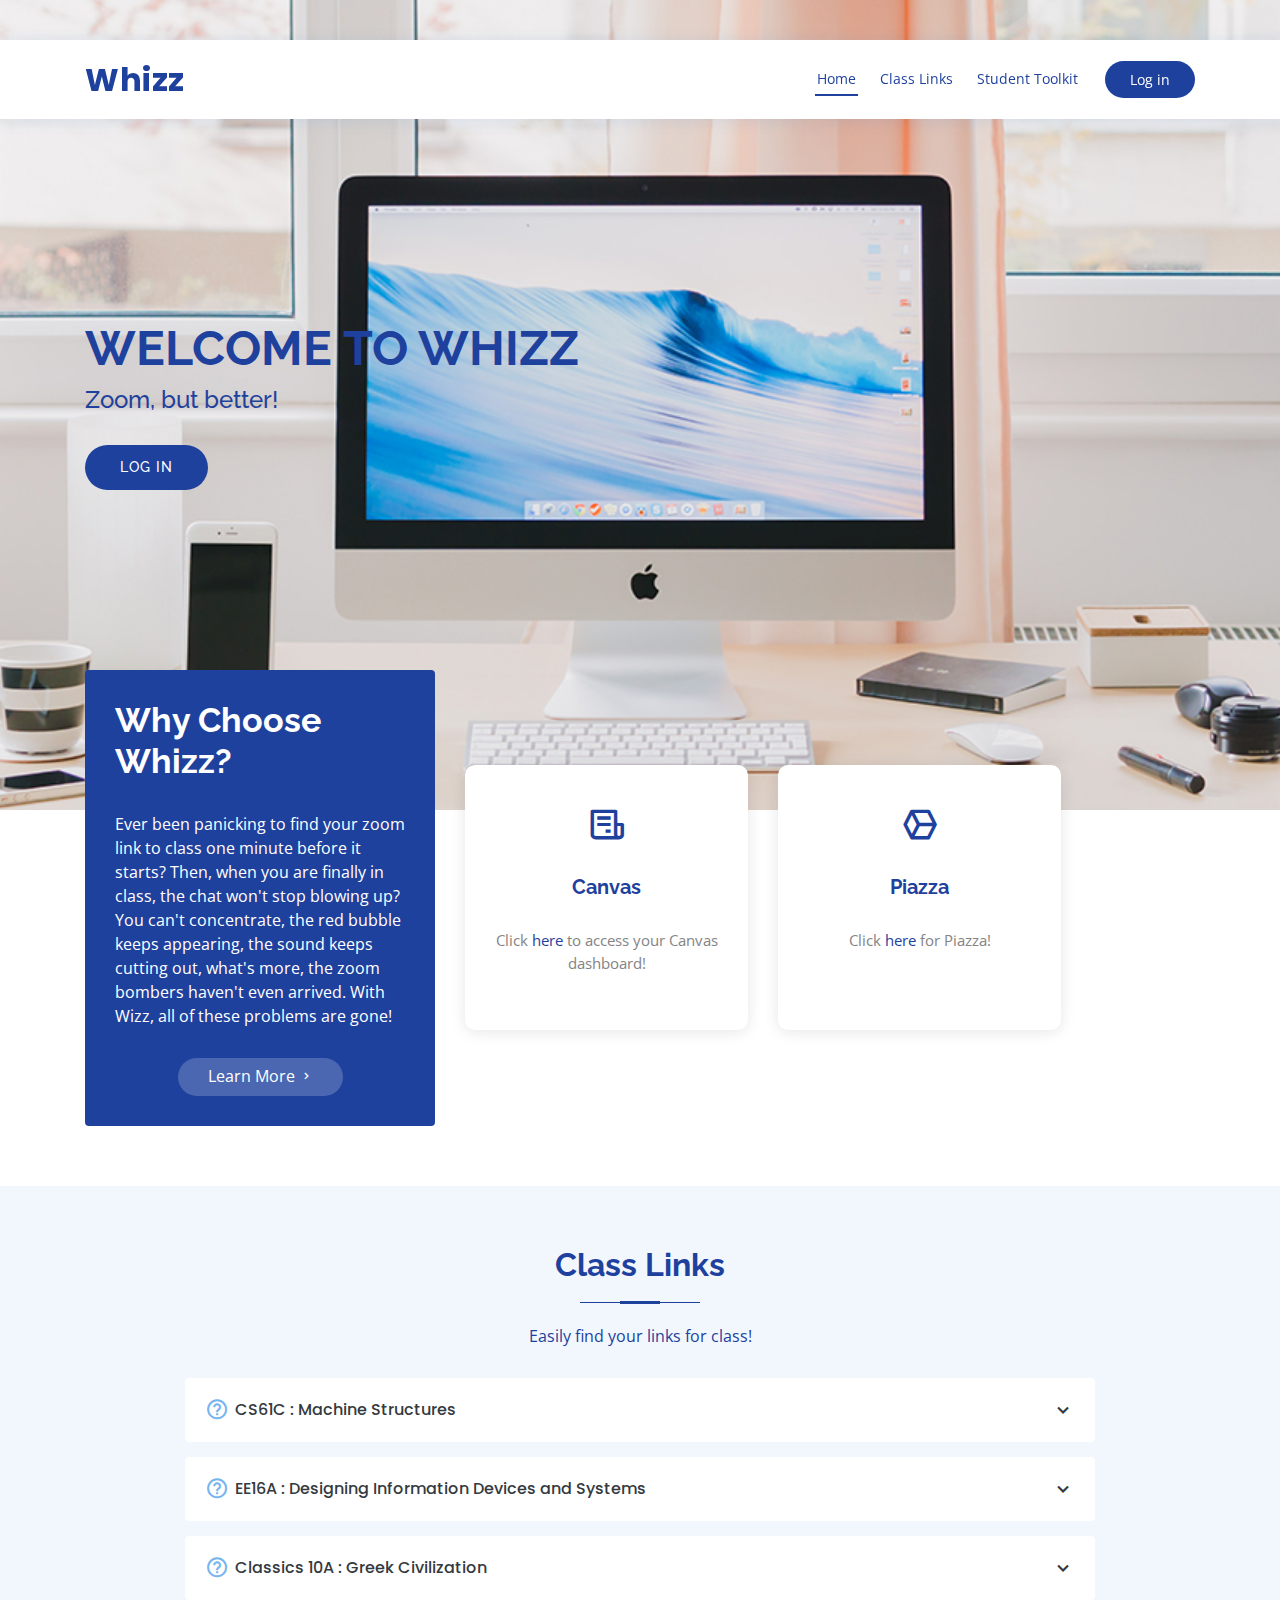
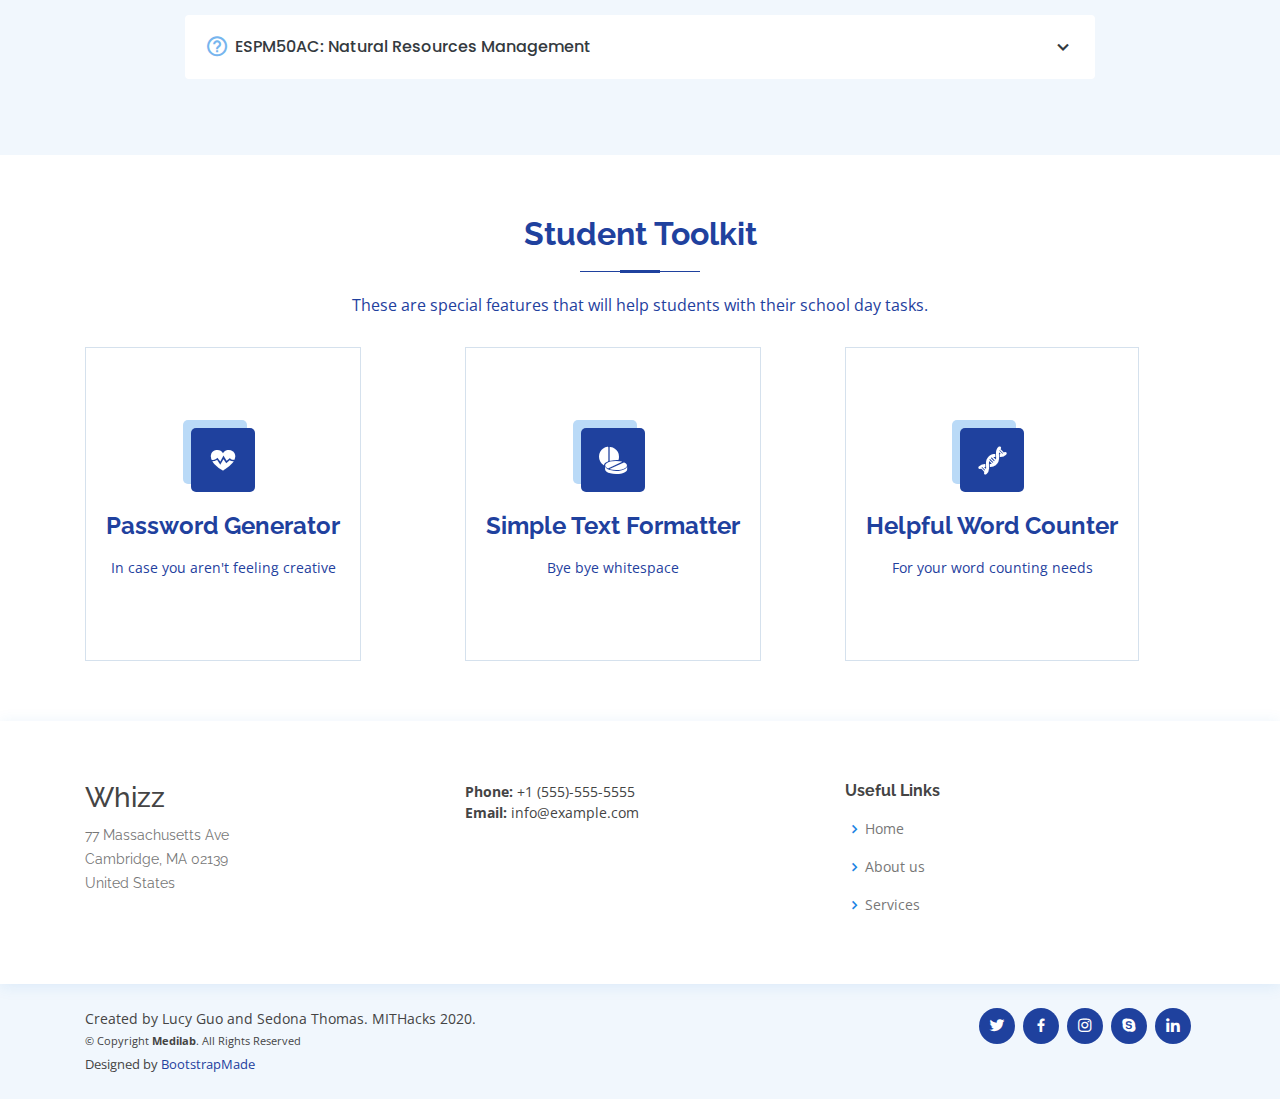
<file: index.html>
<!DOCTYPE html>
<html lang="en">

<head>
  <meta charset="utf-8">
  <meta content="width=device-width, initial-scale=1.0" name="viewport">

  <title>Whizz</title>
  <meta content="" name="descriptison">
  <meta content="" name="keywords">

  <!-- Favicons -->
  <link href="assets/img/favicon.png" rel="icon">
  <link href="assets/img/apple-touch-icon.png" rel="apple-touch-icon">

  <!-- Google Fonts -->
  <link href="https://fonts.googleapis.com/css?family=Open+Sans:300,300i,400,400i,600,600i,700,700i|Raleway:300,300i,400,400i,500,500i,600,600i,700,700i|Poppins:300,300i,400,400i,500,500i,600,600i,700,700i" rel="stylesheet">

  <!-- Vendor CSS Files -->
  <link href="assets/vendor/bootstrap/css/bootstrap.min.css" rel="stylesheet">
  <link href="assets/vendor/icofont/icofont.min.css" rel="stylesheet">
  <link href="assets/vendor/boxicons/css/boxicons.min.css" rel="stylesheet">
  <link href="assets/vendor/venobox/venobox.css" rel="stylesheet">
  <link href="assets/vendor/animate.css/animate.min.css" rel="stylesheet">
  <link href="assets/vendor/remixicon/remixicon.css" rel="stylesheet">
  <link href="assets/vendor/owl.carousel/assets/owl.carousel.min.css" rel="stylesheet">
  <link href="assets/vendor/bootstrap-datepicker/css/bootstrap-datepicker.min.css" rel="stylesheet">

  <!-- Template Main CSS File -->
  <link href="assets/css/style.css" rel="stylesheet">

  <!-- =======================================================
  * Template Name: Medilab - v2.0.0
  * Template URL: https://bootstrapmade.com/medilab-free-medical-bootstrap-theme/
  * Author: BootstrapMade.com
  * License: https://bootstrapmade.com/license/
  ======================================================== -->
</head>

<body>

  <!-- ======= Header ======= -->
  <header id="header" class="fixed-top">
    <div class="container d-flex align-items-center">

      <h1 class="logo mr-auto"><a href="index.html">Whizz</a></h1>
      <!-- Uncomment below if you prefer to use an image logo -->
      <!-- <a href="index.html" class="logo mr-auto"><img src="assets/img/logo.png" alt="" class="img-fluid"></a>-->

      <nav class="nav-menu d-none d-lg-block">
        <ul>
          <li class="active"><a href="index.html">Home</a></li>
          <li><a href="#faq">Class Links</a></li>
          <li><a href="#services">Student Toolkit</a></li>
        </ul>
      </nav><!-- .nav-menu -->

      <a href="#appointment" class="appointment-btn scrollto">Log in</a>

    </div>
  </header><!-- End Header -->

  <!-- ======= Hero Section ======= -->
  <section id="hero" class="d-flex align-items-center">
    <div class="container">
      <h1>Welcome to Whizz</h1>
      <h2>Zoom, but better!</h2>
      <a href="#about" class="btn-get-started scrollto">Log in</a>
    </div>
  </section><!-- End Hero -->

  <main id="main">

    <!-- ======= Why Us Section ======= -->
    <section id="why-us" class="why-us">
      <div class="container">

        <div class="row">
          <div class="col-lg-4 d-flex align-items-stretch">
            <div class="content">
              <h3>Why Choose Whizz?</h3>
              <p>
                Ever been panicking to find your zoom link to class one minute before it starts? Then, when you are finally in class, the chat won't stop blowing up? You can't concentrate, the red bubble keeps appearing, the sound keeps cutting out, what's more, the zoom bombers haven't even arrived. With Wizz, all of these problems are gone!
              </p>
              <div class="text-center">
                <a href="#" class="more-btn">Learn More <i class="bx bx-chevron-right"></i></a>
              </div>
            </div>
          </div>
          <div class="col-lg-8 d-flex align-items-stretch">
            <div class="icon-boxes d-flex flex-column justify-content-center">
              <div class="row">
                <div class="col-xl-6 d-flex align-items-stretch">
                  <div class="icon-box mt-4 mt-xl-0">
                    <i class="bx bx-receipt"></i>
                    <h4>Canvas</h4>
                    <p>Click <a href="https://learn.canvas.net/login/canvas">here</a> to access your Canvas dashboard!</p>
                  </div>
                </div>
                <div class="col-xl-6 d-flex align-items-stretch">
                  <div class="icon-box mt-4 mt-xl-0">
                    <i class="bx bx-cube-alt"></i>
                    <h4>Piazza</h4>
                    <p>Click <a href="https://piazza.com">here</a> for Piazza!</p>
                  </div>
                </div>
              </div>
            </div><!-- End .content-->
          </div>
        </div>

      </div>
    </section><!-- End Why Us Section -->

    <!-- ======= Frequently Asked Questions Section ======= -->
    <section id="faq" class="faq section-bg">
      <div class="container">

        <div class="section-title">
          <h2>Class Links</h2>
          <p>Easily find your links for class!</p>
        </div>

        <div class="faq-list">
          <ul>
            <li data-aos="fade-up" data-aos-delay="100">
              <i class="bx bx-help-circle icon-help"></i> <a data-toggle="collapse" href="#faq-list-5" class="collapsed"> CS61C : Machine Structures <i class="bx bx-chevron-down icon-show"></i><i class="bx bx-chevron-up icon-close"></i></a>
              <div id="faq-list-5" class="collapse" data-parent=".faq-list">
                <p>
                  Lecture Link: <a href="https://cooklib.libnet.info/images/events/cooklib/zoom-how-use-online-classes.jpg">www.lecture.com</a>
                </p>
                <p>
                  Discussion Link: <a href="https://cooklib.libnet.info/images/events/cooklib/zoom-how-use-online-classes.jpg">www.discussion.com</a>
                </p>
              </div>
            </li>

            <li data-aos="fade-up" data-aos-delay="100">
              <i class="bx bx-help-circle icon-help"></i> <a data-toggle="collapse" href="#faq-list-2" class="collapsed"> EE16A : Designing Information Devices and Systems <i class="bx bx-chevron-down icon-show"></i><i class="bx bx-chevron-up icon-close"></i></a>
              <div id="faq-list-2" class="collapse" data-parent=".faq-list">
                <p>
                  Lecture Link: <a href="https://cooklib.libnet.info/images/events/cooklib/zoom-how-use-online-classes.jpg">www.lecture.com</a>
                </p>
                <p>
                  Discussion Link: <a href="https://cooklib.libnet.info/images/events/cooklib/zoom-how-use-online-classes.jpg">www.discussion.com</a>
                </p>
              </div>
            </li>

            <li data-aos="fade-up" data-aos-delay="200">
              <i class="bx bx-help-circle icon-help"></i> <a data-toggle="collapse" href="#faq-list-3" class="collapsed"> Classics 10A : Greek Civilization <i class="bx bx-chevron-down icon-show"></i><i class="bx bx-chevron-up icon-close"></i></a>
              <div id="faq-list-3" class="collapse" data-parent=".faq-list">
                <p>
                  Lecture Link: <a href="https://cooklib.libnet.info/images/events/cooklib/zoom-how-use-online-classes.jpg">www.lecture.com</a>
                </p>
                <p>
                  Discussion Link: <a href="https://cooklib.libnet.info/images/events/cooklib/zoom-how-use-online-classes.jpg">www.discussion.com</a>
                </p>
              </div>
            </li>

            <li data-aos="fade-up" data-aos-delay="300">
              <i class="bx bx-help-circle icon-help"></i> <a data-toggle="collapse" href="#faq-list-4" class="collapsed"> ESPM50AC: Natural Resources Management <i class="bx bx-chevron-down icon-show"></i><i class="bx bx-chevron-up icon-close"></i></a>
              <div id="faq-list-4" class="collapse" data-parent=".faq-list">
                <p>
                  Lecture Link: <a href="https://cooklib.libnet.info/images/events/cooklib/zoom-how-use-online-classes.jpg">www.lecture.com</a>
                </p>
                <p>
                  Discussion Link: <a href="https://cooklib.libnet.info/images/events/cooklib/zoom-how-use-online-classes.jpg">www.discussion.com</a>
                </p>
              </div>
            </li>
          </ul>
        </div>

      </div>
    </section><!-- End Frequently Asked Questions Section -->


    <!-- ======= Services Section ======= -->
    <section id="services" class="services">
      <div class="container">

        <div class="section-title">
          <h2>Student Toolkit</h2>
          <p>These are special features that will help students with their school day tasks. </p>
        </div>

        <div class="row">
          <div class="col-lg-4 col-md-6 d-flex align-items-stretch">
            <div class="icon-box">
              <div class="icon"><i class="icofont-heart-beat"></i></div>
              <h4><a href="localhost:5000/password_generator">Password Generator</a></h4>
              <p>In case you aren't feeling creative</p>
            </div>
          </div>

          <div class="col-lg-4 col-md-6 d-flex align-items-stretch mt-4 mt-md-0">
            <div class="icon-box">
              <div class="icon"><i class="icofont-drug"></i></div>
              <h4><a href="localhost:5000/remove_leading_and_trailing_whitespace"> Simple Text Formatter </a></h4>
              <p>Bye bye whitespace</p>
            </div>
          </div>

          <div class="col-lg-4 col-md-6 d-flex align-items-stretch mt-4 mt-lg-0">
            <div class="icon-box">
              <div class="icon"><i class="icofont-dna-alt-2"></i></div>
              <h4><a href="localhost:5000/word_counter"> Helpful Word Counter </a></h4>
              <p>For your word counting needs</p>
            </div>
          </div>
        </div>

      </div>
    </section><!-- End Services Section -->

    
    
    
    
  </main><!-- End #main -->

  <!-- ======= Footer ======= -->
  <footer id="footer">

    <div class="footer-top">
      <div class="container">
        <div class="row">

          <div class="col-lg-4 col-md-6 footer-contact">
            <h3>Whizz</h3>
            <p>
              77 Massachusetts Ave <br>
              Cambridge, MA 02139<br>
              United States <br><br>
            </p>
          </div>

          <div class="col-lg-4 col-md-6 footer-contact">
              <strong>Phone:</strong> +1 (555)-555-5555 <br>
              <strong>Email:</strong> info@example.com<br>
            </p>
          </div>

          <div class="col-lg-4 col-md-6 footer-links">
            <h4>Useful Links</h4>
            <ul>
              <li><i class="bx bx-chevron-right"></i> <a href="#">Home</a></li>
              <li><i class="bx bx-chevron-right"></i> <a href="#">About us</a></li>
              <li><i class="bx bx-chevron-right"></i> <a href="#">Services</a></li>
            </ul>
          </div>
        </div>
      </div>
    </div>

    <div class="container d-md-flex py-4">

      <div class="mr-md-auto text-center text-md-left">
        <div class="copyright">
          Created by Lucy Guo and Sedona Thomas. MITHacks 2020.
        </div>
        <div class="copyright">
          <small>&copy; Copyright <strong><span>Medilab</span></strong>. All Rights Reserved</small>
        </div>
        <div class="credits">
          <!-- All the links in the footer should remain intact. -->
          <!-- You can delete the links only if you purchased the pro version. -->
          <!-- Licensing information: https://bootstrapmade.com/license/ -->
          <!-- Purchase the pro version with working PHP/AJAX contact form: https://bootstrapmade.com/medilab-free-medical-bootstrap-theme/ -->
          Designed by <a href="https://bootstrapmade.com/">BootstrapMade</a>
        </div>
      </div>
      <div class="social-links text-center text-md-right pt-3 pt-md-0">
        <a href="#" class="twitter"><i class="bx bxl-twitter"></i></a>
        <a href="#" class="facebook"><i class="bx bxl-facebook"></i></a>
        <a href="#" class="instagram"><i class="bx bxl-instagram"></i></a>
        <a href="#" class="google-plus"><i class="bx bxl-skype"></i></a>
        <a href="#" class="linkedin"><i class="bx bxl-linkedin"></i></a>
      </div>
    </div>
  </footer><!-- End Footer -->

  <div id="preloader"></div>
  <a href="#" class="back-to-top"><i class="icofont-simple-up"></i></a>

  <!-- Vendor JS Files -->
  <script src="assets/vendor/jquery/jquery.min.js"></script>
  <script src="assets/vendor/bootstrap/js/bootstrap.bundle.min.js"></script>
  <script src="assets/vendor/jquery.easing/jquery.easing.min.js"></script>
  <script src="assets/vendor/php-email-form/validate.js"></script>
  <script src="assets/vendor/venobox/venobox.min.js"></script>
  <script src="assets/vendor/waypoints/jquery.waypoints.min.js"></script>
  <script src="assets/vendor/counterup/counterup.min.js"></script>
  <script src="assets/vendor/owl.carousel/owl.carousel.min.js"></script>
  <script src="assets/vendor/bootstrap-datepicker/js/bootstrap-datepicker.min.js"></script>

  <!-- Template Main JS File -->
  <script src="assets/js/main.js"></script>

</body>

</html>
</file>
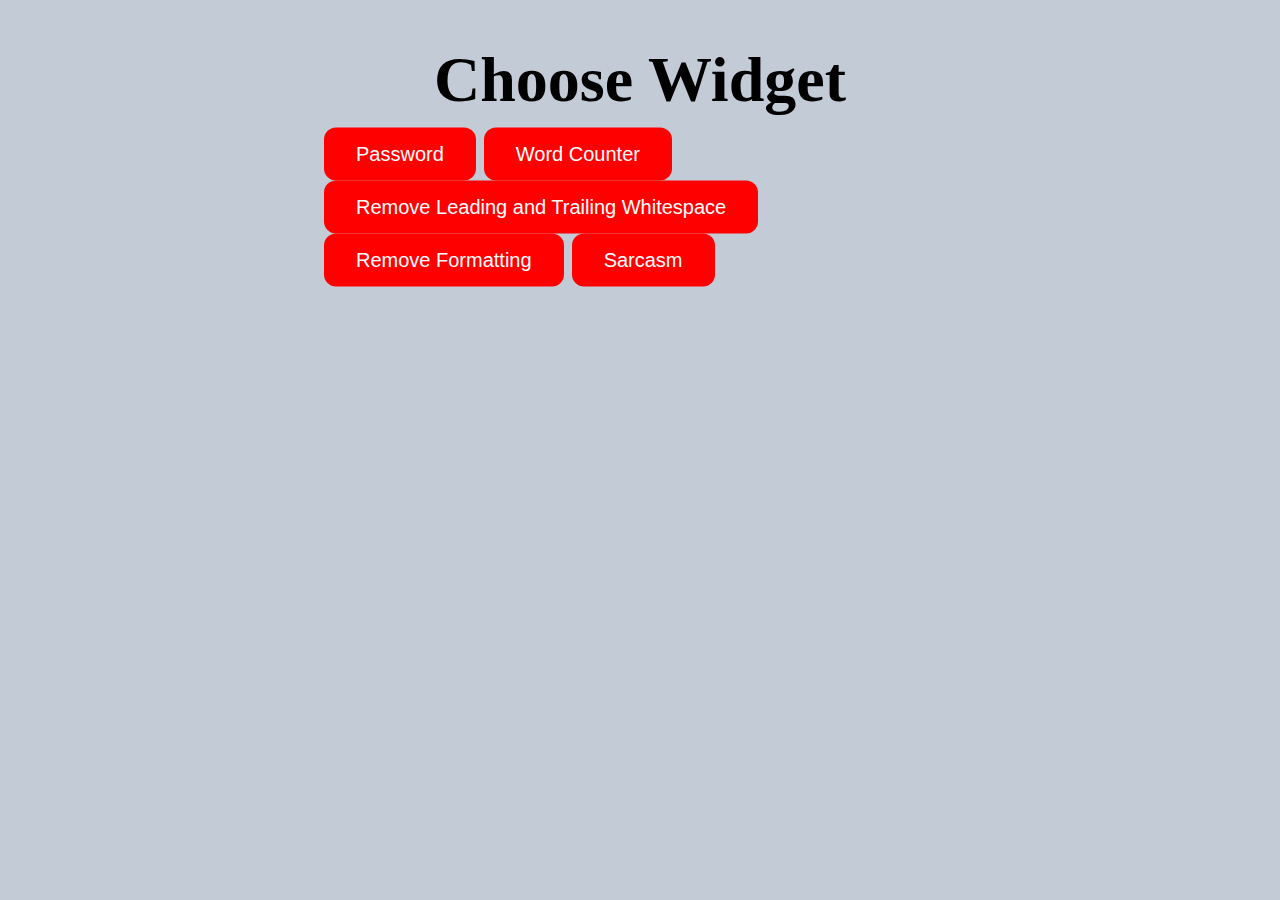
<file: StudentToolkit/index.html>
<!DOCTYPE html>
<style>
    .container {
        height: 20px;
        position: relative;
    }
    .center {
        margin: 0;
        position: absolute;
        top: 50%;
        left: 50%;
        -ms-transform: translate(-50%, -50%);
        transform: translate(-50%, -50%);
    }
    .button {
      background-color: red;
      border: none;
      color: white;
      padding: 15px 32px;
      text-align: center;
      text-decoration: none;
      display: inline-block;
      font-size: 20px;
      border-radius: 12px;
    }
</style>
<html>
    <head>
        <style>
            h1 {text-align: center;}
            p {text-align: center;}
            button {text-align: center;}
        </style>
    </head>
    <font size="6" color="black" face="TimesNewRoman">
        <title>Widgets</title>
        <h1>Choose Widget</h1><br>
        <body bgcolor="#C3CBD6">
            <div class="container">
                <div class="center">
                    <button class="button" onClick="window.location.href='localhost:5000/password_generator'">Password</button>
                    <button class="button" onClick="window.location.href='localhost:5000/word_counter'">Word Counter</button>
                    <button class="button" onClick="window.location.href='localhost:5000/remove_leading_and_trailing_whitespace'">Remove Leading and Trailing Whitespace</button>
                    <button class="button" onClick="window.location.href='localhost:5000/remove_formatting'">Remove Formatting</button>
                    <button class="button" onClick="window.location.href='localhost:5000/sarcasm'">Sarcasm</button>
                </div>
            </div>
        </body>
    </font>
</html>
</file>
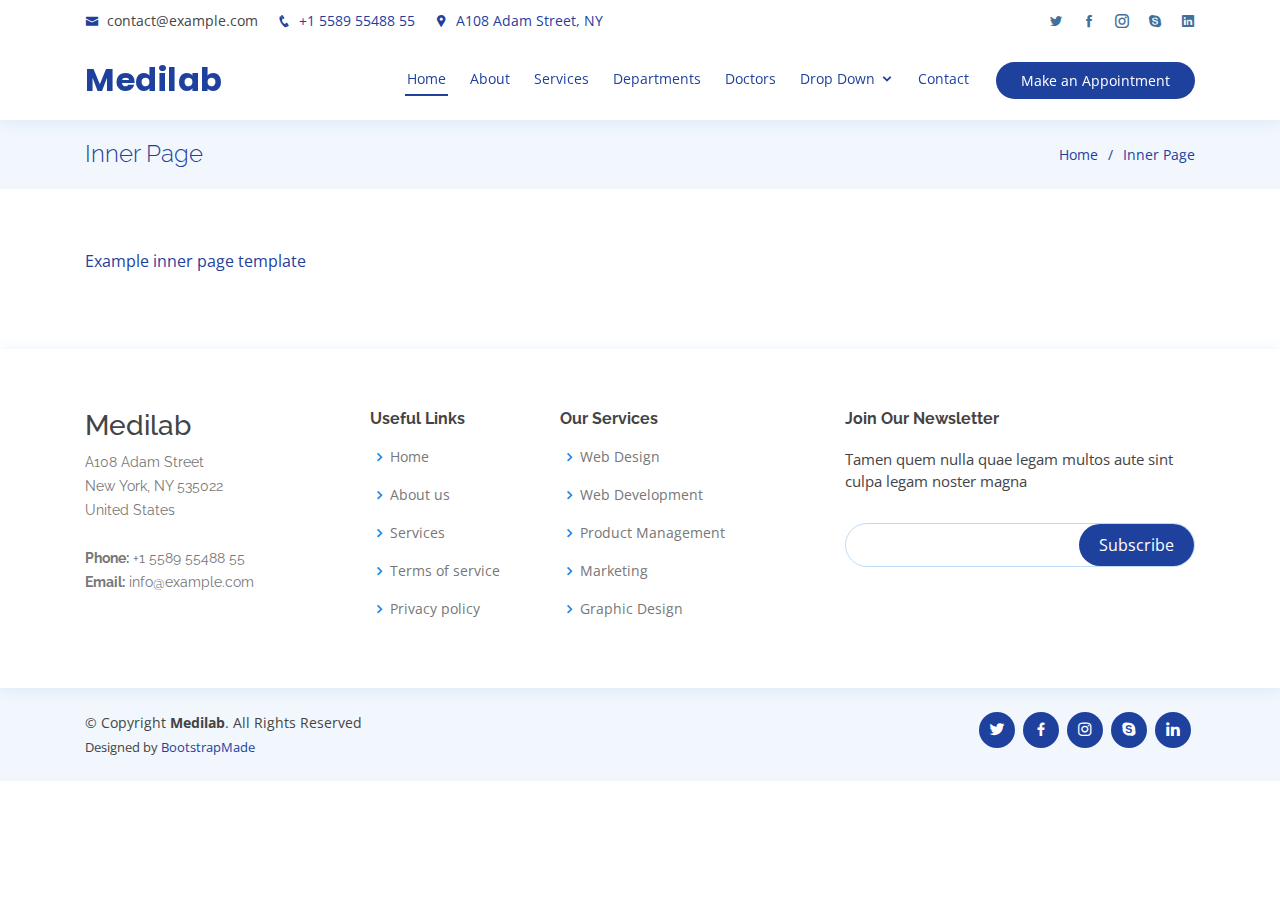
<file: inner-page.html>
<!DOCTYPE html>
<html lang="en">

<head>
  <meta charset="utf-8">
  <meta content="width=device-width, initial-scale=1.0" name="viewport">

  <title>Inner Page - Medilab Bootstrap Template</title>
  <meta content="" name="descriptison">
  <meta content="" name="keywords">

  <!-- Favicons -->
  <link href="assets/img/favicon.png" rel="icon">
  <link href="assets/img/apple-touch-icon.png" rel="apple-touch-icon">

  <!-- Google Fonts -->
  <link href="https://fonts.googleapis.com/css?family=Open+Sans:300,300i,400,400i,600,600i,700,700i|Raleway:300,300i,400,400i,500,500i,600,600i,700,700i|Poppins:300,300i,400,400i,500,500i,600,600i,700,700i" rel="stylesheet">

  <!-- Vendor CSS Files -->
  <link href="assets/vendor/bootstrap/css/bootstrap.min.css" rel="stylesheet">
  <link href="assets/vendor/icofont/icofont.min.css" rel="stylesheet">
  <link href="assets/vendor/boxicons/css/boxicons.min.css" rel="stylesheet">
  <link href="assets/vendor/venobox/venobox.css" rel="stylesheet">
  <link href="assets/vendor/animate.css/animate.min.css" rel="stylesheet">
  <link href="assets/vendor/remixicon/remixicon.css" rel="stylesheet">
  <link href="assets/vendor/owl.carousel/assets/owl.carousel.min.css" rel="stylesheet">
  <link href="assets/vendor/bootstrap-datepicker/css/bootstrap-datepicker.min.css" rel="stylesheet">

  <!-- Template Main CSS File -->
  <link href="assets/css/style.css" rel="stylesheet">

  <!-- =======================================================
  * Template Name: Medilab - v2.0.0
  * Template URL: https://bootstrapmade.com/medilab-free-medical-bootstrap-theme/
  * Author: BootstrapMade.com
  * License: https://bootstrapmade.com/license/
  ======================================================== -->
</head>

<body>

  <!-- ======= Top Bar ======= -->
  <div id="topbar" class="d-none d-lg-flex align-items-center fixed-top">
    <div class="container d-flex">
      <div class="contact-info mr-auto">
        <i class="icofont-envelope"></i> <a href="mailto:contact@example.com">contact@example.com</a>
        <i class="icofont-phone"></i> +1 5589 55488 55
        <i class="icofont-google-map"></i> A108 Adam Street, NY
      </div>
      <div class="social-links">
        <a href="#" class="twitter"><i class="icofont-twitter"></i></a>
        <a href="#" class="facebook"><i class="icofont-facebook"></i></a>
        <a href="#" class="instagram"><i class="icofont-instagram"></i></a>
        <a href="#" class="skype"><i class="icofont-skype"></i></a>
        <a href="#" class="linkedin"><i class="icofont-linkedin"></i></i></a>
      </div>
    </div>
  </div>

  <!-- ======= Header ======= -->
  <header id="header" class="fixed-top">
    <div class="container d-flex align-items-center">

      <h1 class="logo mr-auto"><a href="index.html">Medilab</a></h1>
      <!-- Uncomment below if you prefer to use an image logo -->
      <!-- <a href="index.html" class="logo mr-auto"><img src="assets/img/logo.png" alt="" class="img-fluid"></a>-->

      <nav class="nav-menu d-none d-lg-block">
        <ul>
          <li class="active"><a href="index.html">Home</a></li>
          <li><a href="#about">About</a></li>
          <li><a href="#services">Services</a></li>
          <li><a href="#departments">Departments</a></li>
          <li><a href="#doctors">Doctors</a></li>
          <li class="drop-down"><a href="">Drop Down</a>
            <ul>
              <li><a href="#">Drop Down 1</a></li>
              <li class="drop-down"><a href="#">Deep Drop Down</a>
                <ul>
                  <li><a href="#">Deep Drop Down 1</a></li>
                  <li><a href="#">Deep Drop Down 2</a></li>
                  <li><a href="#">Deep Drop Down 3</a></li>
                  <li><a href="#">Deep Drop Down 4</a></li>
                  <li><a href="#">Deep Drop Down 5</a></li>
                </ul>
              </li>
              <li><a href="#">Drop Down 2</a></li>
              <li><a href="#">Drop Down 3</a></li>
              <li><a href="#">Drop Down 4</a></li>
            </ul>
          </li>
          <li><a href="#contact">Contact</a></li>

        </ul>
      </nav><!-- .nav-menu -->

      <a href="#appointment" class="appointment-btn scrollto">Make an Appointment</a>

    </div>
  </header><!-- End Header -->

  <main id="main">

    <!-- ======= Breadcrumbs Section ======= -->
    <section class="breadcrumbs">
      <div class="container">

        <div class="d-flex justify-content-between align-items-center">
          <h2>Inner Page</h2>
          <ol>
            <li><a href="index.html">Home</a></li>
            <li>Inner Page</li>
          </ol>
        </div>

      </div>
    </section><!-- End Breadcrumbs Section -->

    <section class="inner-page">
      <div class="container">
        <p>
          Example inner page template
        </p>
      </div>
    </section>

  </main><!-- End #main -->

  <!-- ======= Footer ======= -->
  <footer id="footer">

    <div class="footer-top">
      <div class="container">
        <div class="row">

          <div class="col-lg-3 col-md-6 footer-contact">
            <h3>Medilab</h3>
            <p>
              A108 Adam Street <br>
              New York, NY 535022<br>
              United States <br><br>
              <strong>Phone:</strong> +1 5589 55488 55<br>
              <strong>Email:</strong> info@example.com<br>
            </p>
          </div>

          <div class="col-lg-2 col-md-6 footer-links">
            <h4>Useful Links</h4>
            <ul>
              <li><i class="bx bx-chevron-right"></i> <a href="#">Home</a></li>
              <li><i class="bx bx-chevron-right"></i> <a href="#">About us</a></li>
              <li><i class="bx bx-chevron-right"></i> <a href="#">Services</a></li>
              <li><i class="bx bx-chevron-right"></i> <a href="#">Terms of service</a></li>
              <li><i class="bx bx-chevron-right"></i> <a href="#">Privacy policy</a></li>
            </ul>
          </div>

          <div class="col-lg-3 col-md-6 footer-links">
            <h4>Our Services</h4>
            <ul>
              <li><i class="bx bx-chevron-right"></i> <a href="#">Web Design</a></li>
              <li><i class="bx bx-chevron-right"></i> <a href="#">Web Development</a></li>
              <li><i class="bx bx-chevron-right"></i> <a href="#">Product Management</a></li>
              <li><i class="bx bx-chevron-right"></i> <a href="#">Marketing</a></li>
              <li><i class="bx bx-chevron-right"></i> <a href="#">Graphic Design</a></li>
            </ul>
          </div>

          <div class="col-lg-4 col-md-6 footer-newsletter">
            <h4>Join Our Newsletter</h4>
            <p>Tamen quem nulla quae legam multos aute sint culpa legam noster magna</p>
            <form action="" method="post">
              <input type="email" name="email"><input type="submit" value="Subscribe">
            </form>
          </div>

        </div>
      </div>
    </div>

    <div class="container d-md-flex py-4">

      <div class="mr-md-auto text-center text-md-left">
        <div class="copyright">
          &copy; Copyright <strong><span>Medilab</span></strong>. All Rights Reserved
        </div>
        <div class="credits">
          <!-- All the links in the footer should remain intact. -->
          <!-- You can delete the links only if you purchased the pro version. -->
          <!-- Licensing information: https://bootstrapmade.com/license/ -->
          <!-- Purchase the pro version with working PHP/AJAX contact form: https://bootstrapmade.com/medilab-free-medical-bootstrap-theme/ -->
          Designed by <a href="https://bootstrapmade.com/">BootstrapMade</a>
        </div>
      </div>
      <div class="social-links text-center text-md-right pt-3 pt-md-0">
        <a href="#" class="twitter"><i class="bx bxl-twitter"></i></a>
        <a href="#" class="facebook"><i class="bx bxl-facebook"></i></a>
        <a href="#" class="instagram"><i class="bx bxl-instagram"></i></a>
        <a href="#" class="google-plus"><i class="bx bxl-skype"></i></a>
        <a href="#" class="linkedin"><i class="bx bxl-linkedin"></i></a>
      </div>
    </div>
  </footer><!-- End Footer -->

  <div id="preloader"></div>
  <a href="#" class="back-to-top"><i class="icofont-simple-up"></i></a>

  <!-- Vendor JS Files -->
  <script src="assets/vendor/jquery/jquery.min.js"></script>
  <script src="assets/vendor/bootstrap/js/bootstrap.bundle.min.js"></script>
  <script src="assets/vendor/jquery.easing/jquery.easing.min.js"></script>
  <script src="assets/vendor/php-email-form/validate.js"></script>
  <script src="assets/vendor/venobox/venobox.min.js"></script>
  <script src="assets/vendor/waypoints/jquery.waypoints.min.js"></script>
  <script src="assets/vendor/counterup/counterup.min.js"></script>
  <script src="assets/vendor/owl.carousel/owl.carousel.min.js"></script>
  <script src="assets/vendor/bootstrap-datepicker/js/bootstrap-datepicker.min.js"></script>

  <!-- Template Main JS File -->
  <script src="assets/js/main.js"></script>

</body>

</html>
</file>
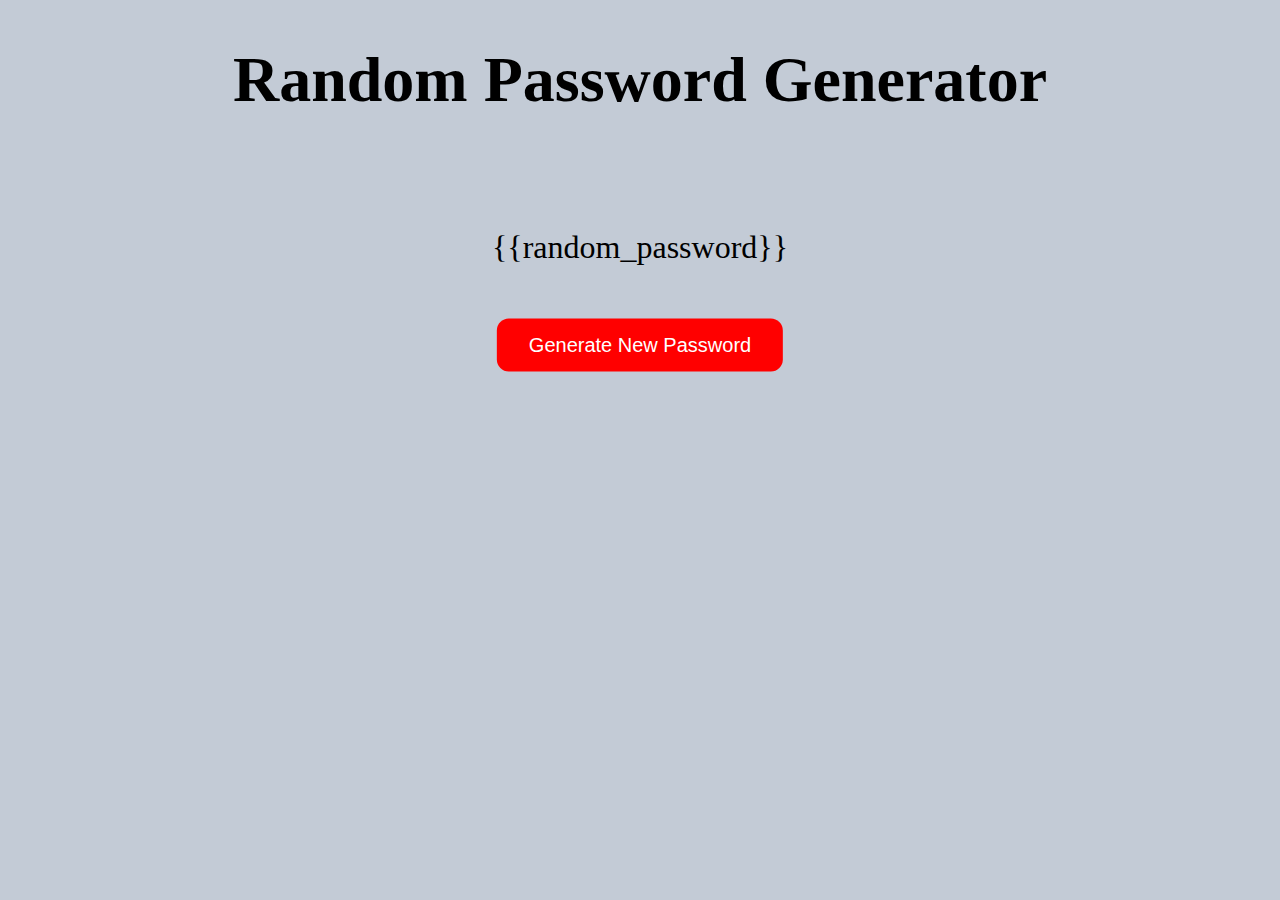
<file: StudentToolkit/my_app/templates/password.html>
<!DOCTYPE html>
<style>
    .container {
        height: 20px;
        position: relative;
    }
    .center {
        margin: 0;
        position: absolute;
        top: 50%;
        left: 50%;
        -ms-transform: translate(-50%, -50%);
        transform: translate(-50%, -50%);
    }
    .button {
      background-color: red;
      border: none;
      color: white;
      padding: 15px 32px;
      text-align: center;
      text-decoration: none;
      display: inline-block;
      font-size: 20px;
      border-radius: 12px;
    }
</style>
<html>
    <head>
        <style>
            h1 {text-align: center;}
            p {text-align: center;}
            button {text-align: center;}
        </style>
    </head>
    <font size="6" color="black" face="TimesNewRoman">
        <title>Random Password Generator</title>
        <h1>Random Password Generator</h1><br>
        <body bgcolor="#C3CBD6">
            <p>{{random_password}}</p><br>
            <div class="container">
              <div class="center">
                  <button onClick="window.location.reload();" class="button">Generate New Password</button>
              </div>
            </div>
        </body>
    </font>
</html>
</file>
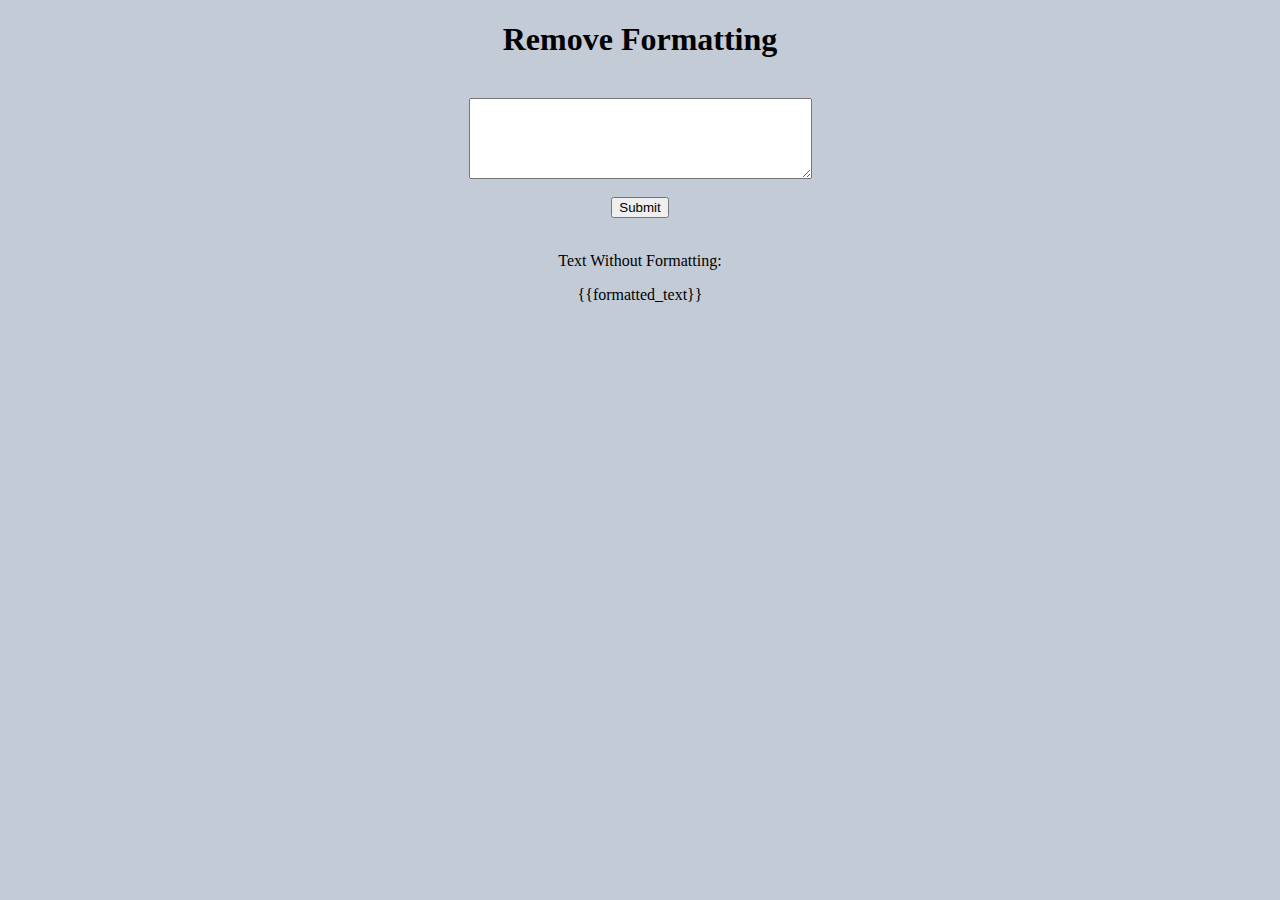
<file: StudentToolkit/my_app/templates/remove_formatting.html>
<!DOCTYPE html>
<style>
    .container {
        height: 20px;
        position: relative;
    }
    .center {
        margin: 0;
        position: absolute;
        top: 50%;
        left: 50%;
        -ms-transform: translate(-50%, -50%);
        transform: translate(-50%, -50%);
    }
    .center-block {
      display: block;
      margin-right: auto;
      margin-left: auto;
    }
</style>
<html>
    <style>
        h1 {text-align: center;}
        p {text-align: center;}
        button {text-align: center;}
    </style>
    <font size="3" color="black" face="TimesNewRoman">
        <title>Remove Formatting</title>
        <h1>Remove Formatting</h1><br>
        <form method="POST">
            <textarea name="text" cols="40" rows="5" class="center-block"></textarea>
            <br>
            <input type="submit" class="center-block">
        </form>
        <br>
        <body bgcolor="#C3CBD6">
            <p>Text Without Formatting:</p>
            <p>{{formatted_text}}</p>
        </body>
    </font>
</html>
</file>
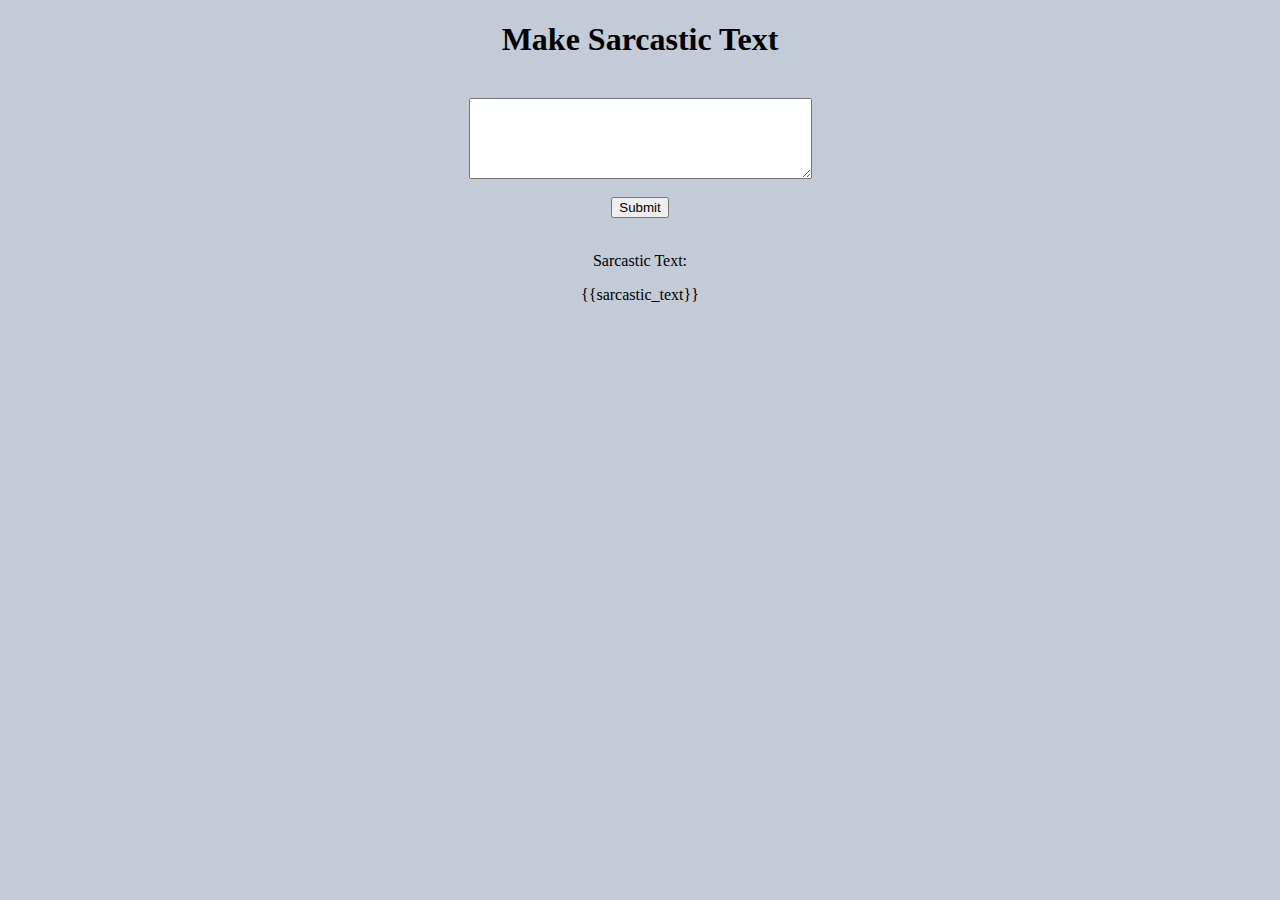
<file: StudentToolkit/my_app/templates/sarcasm.html>
<!DOCTYPE html>
<style>
    .container {
        height: 20px;
        position: relative;
    }
    .center {
        margin: 0;
        position: absolute;
        top: 50%;
        left: 50%;
        -ms-transform: translate(-50%, -50%);
        transform: translate(-50%, -50%);
    }
    .center-block {
      display: block;
      margin-right: auto;
      margin-left: auto;
    }
</style>
<html>
    <style>
        h1 {text-align: center;}
        p {text-align: center;}
        button {text-align: center;}
    </style>
    <font size="3" color="black" face="TimesNewRoman">
        <title>Sarcasm</title>
        <h1>Make Sarcastic Text</h1><br>
        <form method="POST">
            <textarea name="text" cols="40" rows="5" class="center-block"></textarea>
            <br>
            <input type="submit" class="center-block">
        </form>
        <br>
        <body bgcolor="#C3CBD6">
            <p>Sarcastic Text:</p>
            <p>{{sarcastic_text}}</p>
        </body>
    </font>
</html>
</file>
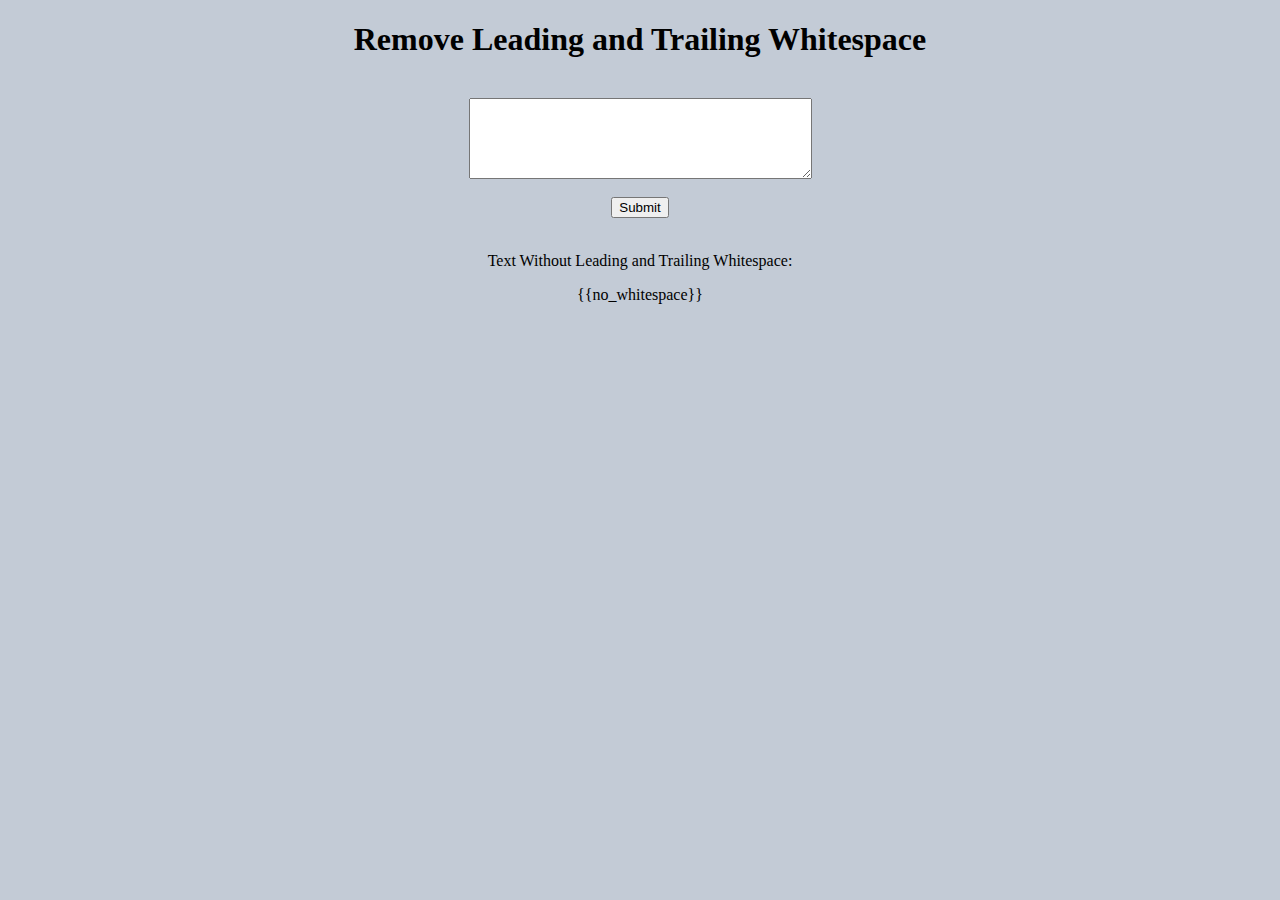
<file: StudentToolkit/my_app/templates/whitespace.html>
<!DOCTYPE html>
<style>
    .container {
        height: 20px;
        position: relative;
    }
    .center {
        margin: 0;
        position: absolute;
        top: 50%;
        left: 50%;
        -ms-transform: translate(-50%, -50%);
        transform: translate(-50%, -50%);
    }
    .center-block {
      display: block;
      margin-right: auto;
      margin-left: auto;
    }
</style>
<html>
    <style>
        h1 {text-align: center;}
        p {text-align: center;}
        button {text-align: center;}
    </style>
    <font size="3" color="black" face="TimesNewRoman">
        <title>Remove Leading and Trailing Whitespace</title>
        <h1>Remove Leading and Trailing Whitespace</h1><br>
        <form method="POST">
            <textarea name="text" cols="40" rows="5" class="center-block"></textarea>
            <br>
            <input type="submit" class="center-block">
        </form>
        <br>
        <body bgcolor="#C3CBD6">
            <p>Text Without Leading and Trailing Whitespace:</p>
            <p>{{no_whitespace}}</p>
        </body>
    </font>
</html>
</file>
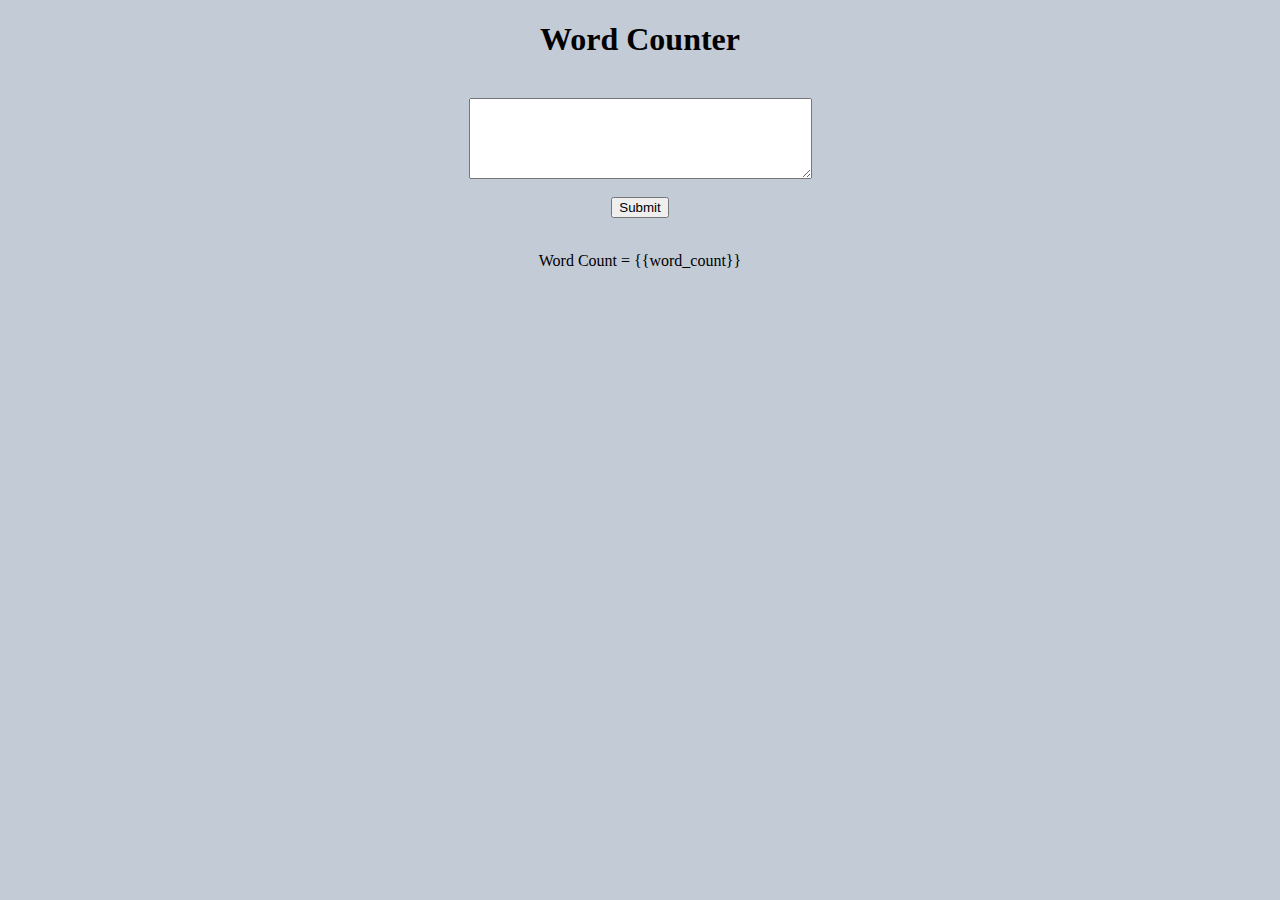
<file: StudentToolkit/my_app/templates/word_counter.html>
<!DOCTYPE html>
<style>
    .container {
        height: 20px;
        position: relative;
    }
    .center {
        margin: 0;
        position: absolute;
        top: 50%;
        left: 50%;
        -ms-transform: translate(-50%, -50%);
        transform: translate(-50%, -50%);
    }
    .center-block {
      display: block;
      margin-right: auto;
      margin-left: auto;
    }
</style>
<html>
    <style>
        h1 {text-align: center;}
        p {text-align: center;}
        button {text-align: center;}
    </style>
    <font size="3" color="black" face="TimesNewRoman">
        <title>Word Counter</title>
        <h1>Word Counter</h1><br>
        <form method="POST">
            <textarea name="text" cols="40" rows="5" class="center-block"></textarea>
            <br>
            <input type="submit" class="center-block">
        </form>
        <br>
        <body bgcolor="#C3CBD6">
            <p>Word Count = {{word_count}}</p>
        </body>
    </font>
</html>
</file>
<file: assets/vendor/venobox/venobox.css>
/* ------ venobox.css --------*/
.vbox-overlay *, .vbox-overlay *:before, .vbox-overlay *:after{
    -webkit-backface-visibility: hidden;
    -webkit-box-sizing:border-box;
    -moz-box-sizing:border-box;
    box-sizing:border-box;
}
.vbox-overlay * { 
    -webkit-backface-visibility: visible;
    backface-visibility: visible;
}
.vbox-overlay{
    display: -webkit-flex;
    display: flex;
    -webkit-flex-direction: column;
    flex-direction: column;
    -webkit-justify-content: center;
    justify-content: center;
    -webkit-align-items: center;
    align-items: center;
    position: fixed;
    left: 0;
    top: 0;
    bottom: 0;
    right: 0;
    z-index: 999999;
}

/* ----- navigation ----- */
.vbox-title{
    width: 100%;
    height: 40px;
    float: left;
    text-align: center;
    line-height: 28px;
    font-size: 12px;
    padding: 6px 50px;
    overflow: hidden;
    position: fixed;
    display: none;
    left: 0;
    z-index: 89;
}
.vbox-close{
    cursor: pointer;
    position: fixed;
    top: -1px;
    right: 0;
    width: 50px;
    height: 40px;
    padding: 6px;
    display: block;
    background-position:10px center;
    overflow: hidden;
    font-size: 24px;
    line-height: 1;
    text-align: center;
    z-index: 99;
}
.vbox-left{
    cursor: pointer;
    position: fixed;
    left: 0;
    height: 40px;
    overflow: hidden;
    line-height: 28px;
    font-size: 12px;
    z-index: 99;
    display: flex;
    align-items:center;
}
.vbox-num{
    display: inline-block;
    margin: 6px 0 6px 15px;
}
/* ----- Social share ----- */
.vbox-share{
    line-height: 28px;
    font-size: 12px;
    overflow: hidden;
    position: fixed;
    left: 0;
    z-index: 98;
    display: flex;
    align-items:center;
    justify-content: center;
    width: 100%;
    text-align: center;
}
.vbox-share svg{
    max-height: 28px;
    width: 28px;
    z-index: 10;
    margin-left: 12px;
    margin-top: 6px;
    margin-bottom: 6px;
    vertical-align: middle;
}


/* ----- navigation ARROWS ----- */
.vbox-next, .vbox-prev{
    position: fixed;
    top: 50%;
    margin-top: -15px;
    overflow: hidden;
    cursor: pointer;
    display: block;
    width: 45px;
    height: 45px;
    z-index: 99;
}
.vbox-next span, .vbox-prev span{
    position: relative;
    width: 20px;
    height: 20px;
    border: 2px solid transparent;
    border-top-color: #B6B6B6;
    border-right-color: #B6B6B6;
    text-indent: -100px;
    position: absolute;
    top: 8px;
    display: block;
}
.vbox-prev{
    left: 15px;
}
.vbox-next{
    right: 15px;
}
.vbox-prev span{
    left: 10px;
    -ms-transform: rotate(-135deg);
    -webkit-transform: rotate(-135deg);
    transform: rotate(-135deg);
}
.vbox-next span{
    -ms-transform: rotate(45deg);
    -webkit-transform: rotate(45deg);
    transform: rotate(45deg);
    right: 10px;
}
/* ------- inline window ------ */
.vbox-inline{
    width: 420px;
    height: 315px;
    height: 70vh;
    padding: 10px;
    background: #fff;
    margin: 0 auto;
    overflow: auto;
    text-align: left;
}
/* ------- Video & iFrames window ------ */
.venoframe{
    max-width: 100%;
    width: 100%;
    border: none;
    width: 100%;
    height: 260px;
    height: 70vh;
}
.venoframe.vbvid{
    height: 260px;
}
@media (min-width: 768px) {
    .venoframe, .vbox-inline{
        width: 90%;
        height: 360px;
        height: 70vh;
    }
    .venoframe.vbvid{
        width: 640px;
        height: 360px;
    }
}
@media (min-width: 992px) {
    .venoframe, .vbox-inline{
        max-width: 1200px;
        width: 80%;
        height: 540px;
        height: 70vh;
    }
    .venoframe.vbvid{
        width: 960px;
        height: 540px;
    }
}
/* 
Please do NOT edit this part! 
or at least read this note: http://i.imgur.com/7C0ws9e.gif
*/
.vbox-open{
    overflow: hidden;
}
.vbox-container{
    position: absolute;
    left: 0;
    right: 0;
    top: 0;
    bottom: 0;
    overflow-x: hidden;
    overflow-y: scroll;
    overflow-scrolling: touch;
    -webkit-overflow-scrolling: touch;
    z-index: 20;
    max-height: 100%;

}

.vbox-content{
    text-align: center;
    float: left;
    width: 100%;
    position: relative;
    overflow: hidden;
    padding: 20px 4%;
}
.vbox-container img{
    max-width: 100%;
    height: auto;
}
.vbox-figlio{
    box-shadow: 0 0 12px rgba(0,0,0,0.19), 0 6px 6px rgba(0,0,0,0.23);
    max-width: 100%;
    text-align: initial;
}
img.vbox-figlio{
    -webkit-user-select: none;
-khtml-user-select: none;
-moz-user-select: none;
-o-user-select: none;
user-select: none;
}
.vbox-content.swipe-left{
    margin-left: -200px !important;
}
.vbox-content.swipe-right{
    margin-left: 200px !important;
}
.vbox-animated{
    webkit-transition: margin 300ms ease-out;
    transition: margin 300ms ease-out;
}

/* ---------- preloader ----------
 * SPINKIT 
 * http://tobiasahlin.com/spinkit/
-------------------------------- */
.sk-double-bounce,.sk-rotating-plane{width:40px;height:40px;margin:40px auto}.sk-rotating-plane{background-color:#333;-webkit-animation:sk-rotatePlane 1.2s infinite ease-in-out;animation:sk-rotatePlane 1.2s infinite ease-in-out}@-webkit-keyframes sk-rotatePlane{0%{-webkit-transform:perspective(120px) rotateX(0) rotateY(0);transform:perspective(120px) rotateX(0) rotateY(0)}50%{-webkit-transform:perspective(120px) rotateX(-180.1deg) rotateY(0);transform:perspective(120px) rotateX(-180.1deg) rotateY(0)}100%{-webkit-transform:perspective(120px) rotateX(-180deg) rotateY(-179.9deg);transform:perspective(120px) rotateX(-180deg) rotateY(-179.9deg)}}@keyframes sk-rotatePlane{0%{-webkit-transform:perspective(120px) rotateX(0) rotateY(0);transform:perspective(120px) rotateX(0) rotateY(0)}50%{-webkit-transform:perspective(120px) rotateX(-180.1deg) rotateY(0);transform:perspective(120px) rotateX(-180.1deg) rotateY(0)}100%{-webkit-transform:perspective(120px) rotateX(-180deg) rotateY(-179.9deg);transform:perspective(120px) rotateX(-180deg) rotateY(-179.9deg)}}.sk-double-bounce{position:relative}.sk-double-bounce .sk-child{width:100%;height:100%;border-radius:50%;background-color:#333;opacity:.6;position:absolute;top:0;left:0;-webkit-animation:sk-doubleBounce 2s infinite ease-in-out;animation:sk-doubleBounce 2s infinite ease-in-out}.sk-chasing-dots .sk-child,.sk-spinner-pulse,.sk-three-bounce .sk-child{background-color:#333;border-radius:100%}.sk-double-bounce .sk-double-bounce2{-webkit-animation-delay:-1s;animation-delay:-1s}@-webkit-keyframes sk-doubleBounce{0%,100%{-webkit-transform:scale(0);transform:scale(0)}50%{-webkit-transform:scale(1);transform:scale(1)}}@keyframes sk-doubleBounce{0%,100%{-webkit-transform:scale(0);transform:scale(0)}50%{-webkit-transform:scale(1);transform:scale(1)}}.sk-wave{margin:40px auto;width:50px;height:40px;text-align:center;font-size:10px}.sk-wave .sk-rect{background-color:#333;height:100%;width:6px;display:inline-block;-webkit-animation:sk-waveStretchDelay 1.2s infinite ease-in-out;animation:sk-waveStretchDelay 1.2s infinite ease-in-out}.sk-wave .sk-rect1{-webkit-animation-delay:-1.2s;animation-delay:-1.2s}.sk-wave .sk-rect2{-webkit-animation-delay:-1.1s;animation-delay:-1.1s}.sk-wave .sk-rect3{-webkit-animation-delay:-1s;animation-delay:-1s}.sk-wave .sk-rect4{-webkit-animation-delay:-.9s;animation-delay:-.9s}.sk-wave .sk-rect5{-webkit-animation-delay:-.8s;animation-delay:-.8s}@-webkit-keyframes sk-waveStretchDelay{0%,100%,40%{-webkit-transform:scaleY(.4);transform:scaleY(.4)}20%{-webkit-transform:scaleY(1);transform:scaleY(1)}}@keyframes sk-waveStretchDelay{0%,100%,40%{-webkit-transform:scaleY(.4);transform:scaleY(.4)}20%{-webkit-transform:scaleY(1);transform:scaleY(1)}}.sk-wandering-cubes{margin:40px auto;width:40px;height:40px;position:relative}.sk-wandering-cubes .sk-cube{background-color:#333;width:10px;height:10px;position:absolute;top:0;left:0;-webkit-animation:sk-wanderingCube 1.8s ease-in-out -1.8s infinite both;animation:sk-wanderingCube 1.8s ease-in-out -1.8s infinite both}.sk-chasing-dots,.sk-spinner-pulse{width:40px;height:40px;margin:40px auto}.sk-wandering-cubes .sk-cube2{-webkit-animation-delay:-.9s;animation-delay:-.9s}@-webkit-keyframes sk-wanderingCube{0%{-webkit-transform:rotate(0);transform:rotate(0)}25%{-webkit-transform:translateX(30px) rotate(-90deg) scale(.5);transform:translateX(30px) rotate(-90deg) scale(.5)}50%{-webkit-transform:translateX(30px) translateY(30px) rotate(-179deg);transform:translateX(30px) translateY(30px) rotate(-179deg)}50.1%{-webkit-transform:translateX(30px) translateY(30px) rotate(-180deg);transform:translateX(30px) translateY(30px) rotate(-180deg)}75%{-webkit-transform:translateX(0) translateY(30px) rotate(-270deg) scale(.5);transform:translateX(0) translateY(30px) rotate(-270deg) scale(.5)}100%{-webkit-transform:rotate(-360deg);transform:rotate(-360deg)}}@keyframes sk-wanderingCube{0%{-webkit-transform:rotate(0);transform:rotate(0)}25%{-webkit-transform:translateX(30px) rotate(-90deg) scale(.5);transform:translateX(30px) rotate(-90deg) scale(.5)}50%{-webkit-transform:translateX(30px) translateY(30px) rotate(-179deg);transform:translateX(30px) translateY(30px) rotate(-179deg)}50.1%{-webkit-transform:translateX(30px) translateY(30px) rotate(-180deg);transform:translateX(30px) translateY(30px) rotate(-180deg)}75%{-webkit-transform:translateX(0) translateY(30px) rotate(-270deg) scale(.5);transform:translateX(0) translateY(30px) rotate(-270deg) scale(.5)}100%{-webkit-transform:rotate(-360deg);transform:rotate(-360deg)}}.sk-spinner-pulse{-webkit-animation:sk-pulseScaleOut 1s infinite ease-in-out;animation:sk-pulseScaleOut 1s infinite ease-in-out}@-webkit-keyframes sk-pulseScaleOut{0%{-webkit-transform:scale(0);transform:scale(0)}100%{-webkit-transform:scale(1);transform:scale(1);opacity:0}}@keyframes sk-pulseScaleOut{0%{-webkit-transform:scale(0);transform:scale(0)}100%{-webkit-transform:scale(1);transform:scale(1);opacity:0}}.sk-chasing-dots{position:relative;text-align:center;-webkit-animation:sk-chasingDotsRotate 2s infinite linear;animation:sk-chasingDotsRotate 2s infinite linear}.sk-chasing-dots .sk-child{width:60%;height:60%;display:inline-block;position:absolute;top:0;-webkit-animation:sk-chasingDotsBounce 2s infinite ease-in-out;animation:sk-chasingDotsBounce 2s infinite ease-in-out}.sk-chasing-dots .sk-dot2{top:auto;bottom:0;-webkit-animation-delay:-1s;animation-delay:-1s}@-webkit-keyframes sk-chasingDotsRotate{100%{-webkit-transform:rotate(360deg);transform:rotate(360deg)}}@keyframes sk-chasingDotsRotate{100%{-webkit-transform:rotate(360deg);transform:rotate(360deg)}}@-webkit-keyframes sk-chasingDotsBounce{0%,100%{-webkit-transform:scale(0);transform:scale(0)}50%{-webkit-transform:scale(1);transform:scale(1)}}@keyframes sk-chasingDotsBounce{0%,100%{-webkit-transform:scale(0);transform:scale(0)}50%{-webkit-transform:scale(1);transform:scale(1)}}.sk-three-bounce{margin:40px auto;width:80px;text-align:center}.sk-three-bounce .sk-child{width:20px;height:20px;display:inline-block;-webkit-animation:sk-three-bounce 1.4s ease-in-out 0s infinite both;animation:sk-three-bounce 1.4s ease-in-out 0s infinite both}.sk-circle .sk-child:before,.sk-fading-circle .sk-circle:before{display:block;border-radius:100%;content:'';background-color:#333}.sk-three-bounce .sk-bounce1{-webkit-animation-delay:-.32s;animation-delay:-.32s}.sk-three-bounce .sk-bounce2{-webkit-animation-delay:-.16s;animation-delay:-.16s}@-webkit-keyframes sk-three-bounce{0%,100%,80%{-webkit-transform:scale(0);transform:scale(0)}40%{-webkit-transform:scale(1);transform:scale(1)}}@keyframes sk-three-bounce{0%,100%,80%{-webkit-transform:scale(0);transform:scale(0)}40%{-webkit-transform:scale(1);transform:scale(1)}}.sk-circle{margin:40px auto;width:40px;height:40px;position:relative}.sk-circle .sk-child{width:100%;height:100%;position:absolute;left:0;top:0}.sk-circle .sk-child:before{margin:0 auto;width:15%;height:15%;-webkit-animation:sk-circleBounceDelay 1.2s infinite ease-in-out both;animation:sk-circleBounceDelay 1.2s infinite ease-in-out both}.sk-circle .sk-circle2{-webkit-transform:rotate(30deg);-ms-transform:rotate(30deg);transform:rotate(30deg)}.sk-circle .sk-circle3{-webkit-transform:rotate(60deg);-ms-transform:rotate(60deg);transform:rotate(60deg)}.sk-circle .sk-circle4{-webkit-transform:rotate(90deg);-ms-transform:rotate(90deg);transform:rotate(90deg)}.sk-circle .sk-circle5{-webkit-transform:rotate(120deg);-ms-transform:rotate(120deg);transform:rotate(120deg)}.sk-circle .sk-circle6{-webkit-transform:rotate(150deg);-ms-transform:rotate(150deg);transform:rotate(150deg)}.sk-circle .sk-circle7{-webkit-transform:rotate(180deg);-ms-transform:rotate(180deg);transform:rotate(180deg)}.sk-circle .sk-circle8{-webkit-transform:rotate(210deg);-ms-transform:rotate(210deg);transform:rotate(210deg)}.sk-circle .sk-circle9{-webkit-transform:rotate(240deg);-ms-transform:rotate(240deg);transform:rotate(240deg)}.sk-circle .sk-circle10{-webkit-transform:rotate(270deg);-ms-transform:rotate(270deg);transform:rotate(270deg)}.sk-circle .sk-circle11{-webkit-transform:rotate(300deg);-ms-transform:rotate(300deg);transform:rotate(300deg)}.sk-circle .sk-circle12{-webkit-transform:rotate(330deg);-ms-transform:rotate(330deg);transform:rotate(330deg)}.sk-circle .sk-circle2:before{-webkit-animation-delay:-1.1s;animation-delay:-1.1s}.sk-circle .sk-circle3:before{-webkit-animation-delay:-1s;animation-delay:-1s}.sk-circle .sk-circle4:before{-webkit-animation-delay:-.9s;animation-delay:-.9s}.sk-circle .sk-circle5:before{-webkit-animation-delay:-.8s;animation-delay:-.8s}.sk-circle .sk-circle6:before{-webkit-animation-delay:-.7s;animation-delay:-.7s}.sk-circle .sk-circle7:before{-webkit-animation-delay:-.6s;animation-delay:-.6s}.sk-circle .sk-circle8:before{-webkit-animation-delay:-.5s;animation-delay:-.5s}.sk-circle .sk-circle9:before{-webkit-animation-delay:-.4s;animation-delay:-.4s}.sk-circle .sk-circle10:before{-webkit-animation-delay:-.3s;animation-delay:-.3s}.sk-circle .sk-circle11:before{-webkit-animation-delay:-.2s;animation-delay:-.2s}.sk-circle .sk-circle12:before{-webkit-animation-delay:-.1s;animation-delay:-.1s}@-webkit-keyframes sk-circleBounceDelay{0%,100%,80%{-webkit-transform:scale(0);transform:scale(0)}40%{-webkit-transform:scale(1);transform:scale(1)}}@keyframes sk-circleBounceDelay{0%,100%,80%{-webkit-transform:scale(0);transform:scale(0)}40%{-webkit-transform:scale(1);transform:scale(1)}}.sk-cube-grid{width:40px;height:40px;margin:40px auto}.sk-cube-grid .sk-cube{width:33.33%;height:33.33%;background-color:#333;float:left;-webkit-animation:sk-cubeGridScaleDelay 1.3s infinite ease-in-out;animation:sk-cubeGridScaleDelay 1.3s infinite ease-in-out}.sk-cube-grid .sk-cube1{-webkit-animation-delay:.2s;animation-delay:.2s}.sk-cube-grid .sk-cube2{-webkit-animation-delay:.3s;animation-delay:.3s}.sk-cube-grid .sk-cube3{-webkit-animation-delay:.4s;animation-delay:.4s}.sk-cube-grid .sk-cube4{-webkit-animation-delay:.1s;animation-delay:.1s}.sk-cube-grid .sk-cube5{-webkit-animation-delay:.2s;animation-delay:.2s}.sk-cube-grid .sk-cube6{-webkit-animation-delay:.3s;animation-delay:.3s}.sk-cube-grid .sk-cube7{-webkit-animation-delay:0ms;animation-delay:0ms}.sk-cube-grid .sk-cube8{-webkit-animation-delay:.1s;animation-delay:.1s}.sk-cube-grid .sk-cube9{-webkit-animation-delay:.2s;animation-delay:.2s}@-webkit-keyframes sk-cubeGridScaleDelay{0%,100%,70%{-webkit-transform:scale3D(1,1,1);transform:scale3D(1,1,1)}35%{-webkit-transform:scale3D(0,0,1);transform:scale3D(0,0,1)}}@keyframes sk-cubeGridScaleDelay{0%,100%,70%{-webkit-transform:scale3D(1,1,1);transform:scale3D(1,1,1)}35%{-webkit-transform:scale3D(0,0,1);transform:scale3D(0,0,1)}}.sk-fading-circle{margin:40px auto;width:40px;height:40px;position:relative}.sk-fading-circle .sk-circle{width:100%;height:100%;position:absolute;left:0;top:0}.sk-fading-circle .sk-circle:before{margin:0 auto;width:15%;height:15%;-webkit-animation:sk-circleFadeDelay 1.2s infinite ease-in-out both;animation:sk-circleFadeDelay 1.2s infinite ease-in-out both}.sk-fading-circle .sk-circle2{-webkit-transform:rotate(30deg);-ms-transform:rotate(30deg);transform:rotate(30deg)}.sk-fading-circle .sk-circle3{-webkit-transform:rotate(60deg);-ms-transform:rotate(60deg);transform:rotate(60deg)}.sk-fading-circle .sk-circle4{-webkit-transform:rotate(90deg);-ms-transform:rotate(90deg);transform:rotate(90deg)}.sk-fading-circle .sk-circle5{-webkit-transform:rotate(120deg);-ms-transform:rotate(120deg);transform:rotate(120deg)}.sk-fading-circle .sk-circle6{-webkit-transform:rotate(150deg);-ms-transform:rotate(150deg);transform:rotate(150deg)}.sk-fading-circle .sk-circle7{-webkit-transform:rotate(180deg);-ms-transform:rotate(180deg);transform:rotate(180deg)}.sk-fading-circle .sk-circle8{-webkit-transform:rotate(210deg);-ms-transform:rotate(210deg);transform:rotate(210deg)}.sk-fading-circle .sk-circle9{-webkit-transform:rotate(240deg);-ms-transform:rotate(240deg);transform:rotate(240deg)}.sk-fading-circle .sk-circle10{-webkit-transform:rotate(270deg);-ms-transform:rotate(270deg);transform:rotate(270deg)}.sk-fading-circle .sk-circle11{-webkit-transform:rotate(300deg);-ms-transform:rotate(300deg);transform:rotate(300deg)}.sk-fading-circle .sk-circle12{-webkit-transform:rotate(330deg);-ms-transform:rotate(330deg);transform:rotate(330deg)}.sk-fading-circle .sk-circle2:before{-webkit-animation-delay:-1.1s;animation-delay:-1.1s}.sk-fading-circle .sk-circle3:before{-webkit-animation-delay:-1s;animation-delay:-1s}.sk-fading-circle .sk-circle4:before{-webkit-animation-delay:-.9s;animation-delay:-.9s}.sk-fading-circle .sk-circle5:before{-webkit-animation-delay:-.8s;animation-delay:-.8s}.sk-fading-circle .sk-circle6:before{-webkit-animation-delay:-.7s;animation-delay:-.7s}.sk-fading-circle .sk-circle7:before{-webkit-animation-delay:-.6s;animation-delay:-.6s}.sk-fading-circle .sk-circle8:before{-webkit-animation-delay:-.5s;animation-delay:-.5s}.sk-fading-circle .sk-circle9:before{-webkit-animation-delay:-.4s;animation-delay:-.4s}.sk-fading-circle .sk-circle10:before{-webkit-animation-delay:-.3s;animation-delay:-.3s}.sk-fading-circle .sk-circle11:before{-webkit-animation-delay:-.2s;animation-delay:-.2s}.sk-fading-circle .sk-circle12:before{-webkit-animation-delay:-.1s;animation-delay:-.1s}@-webkit-keyframes sk-circleFadeDelay{0%,100%,39%{opacity:0}40%{opacity:1}}@keyframes sk-circleFadeDelay{0%,100%,39%{opacity:0}40%{opacity:1}}.sk-folding-cube{margin:40px auto;width:40px;height:40px;position:relative;-webkit-transform:rotateZ(45deg);transform:rotateZ(45deg)}.sk-folding-cube .sk-cube{float:left;width:50%;height:50%;position:relative;-webkit-transform:scale(1.1);-ms-transform:scale(1.1);transform:scale(1.1)}.sk-folding-cube .sk-cube:before{content:'';position:absolute;top:0;left:0;width:100%;height:100%;background-color:#333;-webkit-animation:sk-foldCubeAngle 2.4s infinite linear both;animation:sk-foldCubeAngle 2.4s infinite linear both;-webkit-transform-origin:100% 100%;-ms-transform-origin:100% 100%;transform-origin:100% 100%}.sk-folding-cube .sk-cube2{-webkit-transform:scale(1.1) rotateZ(90deg);transform:scale(1.1) rotateZ(90deg)}.sk-folding-cube .sk-cube3{-webkit-transform:scale(1.1) rotateZ(180deg);transform:scale(1.1) rotateZ(180deg)}.sk-folding-cube .sk-cube4{-webkit-transform:scale(1.1) rotateZ(270deg);transform:scale(1.1) rotateZ(270deg)}.sk-folding-cube .sk-cube2:before{-webkit-animation-delay:.3s;animation-delay:.3s}.sk-folding-cube .sk-cube3:before{-webkit-animation-delay:.6s;animation-delay:.6s}.sk-folding-cube .sk-cube4:before{-webkit-animation-delay:.9s;animation-delay:.9s}@-webkit-keyframes sk-foldCubeAngle{0%,10%{-webkit-transform:perspective(140px) rotateX(-180deg);transform:perspective(140px) rotateX(-180deg);opacity:0}25%,75%{-webkit-transform:perspective(140px) rotateX(0);transform:perspective(140px) rotateX(0);opacity:1}100%,90%{-webkit-transform:perspective(140px) rotateY(180deg);transform:perspective(140px) rotateY(180deg);opacity:0}}@keyframes sk-foldCubeAngle{0%,10%{-webkit-transform:perspective(140px) rotateX(-180deg);transform:perspective(140px) rotateX(-180deg);opacity:0}25%,75%{-webkit-transform:perspective(140px) rotateX(0);transform:perspective(140px) rotateX(0);opacity:1}100%,90%{-webkit-transform:perspective(140px) rotateY(180deg);transform:perspective(140px) rotateY(180deg);opacity:0}}
</file>
<file: assets/css/style.css>
/**
* Template Name: Medilab - v2.0.0
* Template URL: https://bootstrapmade.com/medilab-free-medical-bootstrap-theme/
* Author: BootstrapMade.com
* License: https://bootstrapmade.com/license/
*/

/*--------------------------------------------------------------
# General
--------------------------------------------------------------*/
body {
  font-family: "Open Sans", sans-serif;
  color: #1F419E;
}

a {
  color: #1F419E;
}

a:hover {
  color: #1F419E;
  text-decoration: none;
}

h1, h2, h3, h4, h5, h6 {
  font-family: "Raleway", sans-serif;
}

/*--------------------------------------------------------------
# Preloader
--------------------------------------------------------------*/
#preloader {
  position: fixed;
  top: 0;
  left: 0;
  right: 0;
  bottom: 0;
  z-index: 9999;
  overflow: hidden;
  background: #fff;
}

#preloader:before {
  content: "";
  position: fixed;
  top: calc(50% - 30px);
  left: calc(50% - 30px);
  border: 6px solid #1F419E;
  border-top-color: #d1e6f9;
  border-radius: 50%;
  width: 60px;
  height: 60px;
  -webkit-animation: animate-preloader 1s linear infinite;
  animation: animate-preloader 1s linear infinite;
}

@-webkit-keyframes animate-preloader {
  0% {
    transform: rotate(0deg);
  }
  100% {
    transform: rotate(360deg);
  }
}

@keyframes animate-preloader {
  0% {
    transform: rotate(0deg);
  }
  100% {
    transform: rotate(360deg);
  }
}

/*--------------------------------------------------------------
# Back to top button
--------------------------------------------------------------*/
.back-to-top {
  position: fixed;
  display: none;
  right: 15px;
  bottom: 15px;
  z-index: 99999;
}

.back-to-top i {
  display: flex;
  align-items: center;
  justify-content: center;
  font-size: 24px;
  width: 40px;
  height: 40px;
  border-radius: 50px;
  background: #1F419E;
  color: #fff;
  transition: all 0.4s;
}

.back-to-top i:hover {
  background: #1c84e3;
  color: #fff;
}

.datepicker-dropdown {
  padding: 20px !important;
}

/*--------------------------------------------------------------
# Top Bar
--------------------------------------------------------------*/
#topbar {
  background: #fff;
  height: 40px;
  font-size: 14px;
  transition: all 0.5s;
}

#topbar.topbar-scrolled {
  top: -40px;
}

#topbar .contact-info a {
  line-height: 1;
  color: #444444;
  transition: 0.3s;
}

#topbar .contact-info a:hover {
  color: #1F419E;
}

#topbar .contact-info i {
  color: #1F419E;
  padding-right: 4px;
  margin-left: 15px;
}

#topbar .contact-info i:first-child {
  margin-left: 0;
}

#topbar .social-links a {
  color: #437099;
  padding-left: 15px;
  display: inline-block;
  line-height: 1px;
  transition: 0.3s;
}

#topbar .social-links a:hover {
  color: #1F419E;
}

#topbar .social-links a:first-child {
  border-left: 0;
}

/*--------------------------------------------------------------
# Header
--------------------------------------------------------------*/
#header {
  background: #fff;
  transition: all 0.5s;
  z-index: 997;
  padding: 15px 0;
  top: 40px;
  box-shadow: 0px 2px 15px rgba(25, 119, 204, 0.1);
}

#header.header-scrolled {
  top: 0;
}

#header .logo {
  font-size: 32px;
  margin: 0;
  padding: 0;
  line-height: 1;
  font-weight: 700;
  letter-spacing: 0.5px;
  font-family: "Poppins", sans-serif;
}

#header .logo a {
  color: #1F419E;
}

#header .logo img {
  max-height: 40px;
}

@media (max-width: 992px) {
  #header {
    top: 0;
  }
  #header .logo {
    font-size: 28px;
  }
}

/*--------------------------------------------------------------
# Navigation Menu
--------------------------------------------------------------*/
/* Desktop Navigation */
.nav-menu ul {
  margin: 0;
  padding: 0;
  list-style: none;
}

.nav-menu > ul {
  display: flex;
}

.nav-menu > ul > li {
  position: relative;
  white-space: nowrap;
  padding: 8px 0 8px 20px;
}

.nav-menu a {
  display: block;
  position: relative;
  color: #1F419E;
  transition: 0.3s;
  font-size: 14px;
  font-family: "Open Sans", sans-serif;
  padding: 5px 2px;
  border-bottom: 2px solid #fff;
}

.nav-menu a:hover, .nav-menu .active > a, .nav-menu li:hover > a {
  color: #1F419E;
  border-color: #1F419E;
}

.nav-menu .drop-down ul {
  display: block;
  position: absolute;
  left: 20px;
  top: calc(100% + 30px);
  z-index: 99;
  opacity: 0;
  visibility: hidden;
  padding: 10px 0;
  background: #fff;
  box-shadow: 0px 0px 30px rgba(127, 137, 161, 0.25);
  transition: 0.3s;
}

.nav-menu .drop-down:hover > ul {
  opacity: 1;
  top: 100%;
  visibility: visible;
}

.nav-menu .drop-down li {
  min-width: 180px;
  position: relative;
}

.nav-menu .drop-down ul a {
  padding: 10px 20px;
  font-size: 14px;
  font-weight: 500;
  text-transform: none;
  color: #082744;
  border: none;
}

.nav-menu .drop-down ul a:hover, .nav-menu .drop-down ul .active > a, .nav-menu .drop-down ul li:hover > a {
  color: #1F419E;
}

.nav-menu .drop-down > a:after {
  content: "\ea99";
  font-family: IcoFont;
  padding-left: 5px;
}

.nav-menu .drop-down .drop-down ul {
  top: 0;
  left: calc(100% - 30px);
}

.nav-menu .drop-down .drop-down:hover > ul {
  opacity: 1;
  top: 0;
  left: 100%;
}

.nav-menu .drop-down .drop-down > a {
  padding-right: 35px;
}

.nav-menu .drop-down .drop-down > a:after {
  content: "\eaa0";
  font-family: IcoFont;
  position: absolute;
  right: 15px;
}

@media (max-width: 1366px) {
  .nav-menu .drop-down .drop-down ul {
    left: -90%;
  }
  .nav-menu .drop-down .drop-down:hover > ul {
    left: -100%;
  }
  .nav-menu .drop-down .drop-down > a:after {
    content: "\ea9d";
  }
}

/* Get Startet Button */
.appointment-btn {
  margin-left: 25px;
  background: #1F419E;
  color: #fff;
  border-radius: 50px;
  padding: 8px 25px;
  white-space: nowrap;
  transition: 0.3s;
  font-size: 14px;
  display: inline-block;
}

.appointment-btn:hover {
  background: #166ab5;
  color: #fff;
}

@media (max-width: 768px) {
  .appointment-btn {
    margin: 0 48px 0 0;
    padding: 6px 18px;
  }
}

/* Mobile Navigation */
.mobile-nav-toggle {
  position: fixed;
  right: 15px;
  top: 15px;
  z-index: 9998;
  border: 0;
  background: none;
  font-size: 24px;
  transition: all 0.4s;
  outline: none !important;
  line-height: 1;
  cursor: pointer;
  text-align: right;
}

.mobile-nav-toggle i {
  color: #1F419E;
}

.mobile-nav {
  position: fixed;
  top: 55px;
  right: 15px;
  bottom: 15px;
  left: 15px;
  z-index: 9999;
  overflow-y: auto;
  background: #fff;
  transition: ease-in-out 0.2s;
  opacity: 0;
  visibility: hidden;
  border-radius: 10px;
  padding: 10px 0;
}

.mobile-nav * {
  margin: 0;
  padding: 0;
  list-style: none;
}

.mobile-nav a {
  display: block;
  position: relative;
  color: #1F419E;
  padding: 10px 20px;
  font-weight: 500;
  outline: none;
}

.mobile-nav a:hover, .mobile-nav .active > a, .mobile-nav li:hover > a {
  color: #1F419E;
  text-decoration: none;
}

.mobile-nav .drop-down > a:after {
  content: "\ea99";
  font-family: IcoFont;
  padding-left: 10px;
  position: absolute;
  right: 15px;
}

.mobile-nav .active.drop-down > a:after {
  content: "\eaa1";
}

.mobile-nav .drop-down > a {
  padding-right: 35px;
}

.mobile-nav .drop-down ul {
  display: none;
  overflow: hidden;
}

.mobile-nav .drop-down li {
  padding-left: 20px;
}

.mobile-nav-overly {
  width: 100%;
  height: 100%;
  z-index: 9997;
  top: 0;
  left: 0;
  position: fixed;
  background: rgba(28, 47, 65, 0.6);
  overflow: hidden;
  display: none;
  transition: ease-in-out 0.2s;
}

.mobile-nav-active {
  overflow: hidden;
}

.mobile-nav-active .mobile-nav {
  opacity: 1;
  visibility: visible;
}

.mobile-nav-active .mobile-nav-toggle i {
  color: #fff;
}

/*--------------------------------------------------------------
# Hero Section
--------------------------------------------------------------*/
#hero {
  width: 100%;
  height: 90vh;
  background: url("../img/hero-bg.jpg") top center;
  background-size: cover;
  position: relative;
  margin-bottom: -200px;
}

#hero .container {
  position: relative;
}

#hero h1 {
  margin: 0;
  font-size: 48px;
  font-weight: 700;
  line-height: 56px;
  text-transform: uppercase;
  color: #1F419E;
}

#hero h2 {
  color: #1F419E;
  margin: 10px 0 0 0;
  font-size: 24px;
}

#hero .btn-get-started {
  font-family: "Raleway", sans-serif;
  text-transform: uppercase;
  font-weight: 500;
  font-size: 14px;
  letter-spacing: 1px;
  display: inline-block;
  padding: 12px 35px;
  margin-top: 30px;
  border-radius: 50px;
  transition: 0.5s;
  color: #fff;
  background: #1F419E;
}

#hero .btn-get-started:hover {
  background: #1F419E;
}

@media (min-width: 1024px) {
  #hero {
    background-attachment: fixed;
  }
}

@media (max-width: 992px) {
  #hero {
    margin-bottom: 0;
    height: 100vh;
  }
  #hero .container {
    padding-bottom: 63px;
  }
  #hero h1 {
    font-size: 28px;
    line-height: 36px;
  }
  #hero h2 {
    font-size: 18px;
    line-height: 24px;
    margin-bottom: 30px;
  }
}

@media (max-height: 500px) {
  #hero {
    height: auto;
  }
}

/*--------------------------------------------------------------
# Sections General
--------------------------------------------------------------*/
section {
  padding: 60px 0;
  overflow: hidden;
}

.section-bg {
  background-color: #f1f7fd;
}

.section-title {
  text-align: center;
  padding-bottom: 30px;
}

.section-title h2 {
  font-size: 32px;
  font-weight: bold;
  margin-bottom: 20px;
  padding-bottom: 20px;
  position: relative;
  color: #1F419E;
}

.section-title h2::before {
  content: '';
  position: absolute;
  display: block;
  width: 120px;
  height: 1px;
  background: #1F419E;
  bottom: 1px;
  left: calc(50% - 60px);
}

.section-title h2::after {
  content: '';
  position: absolute;
  display: block;
  width: 40px;
  height: 3px;
  background: #1F419E;
  bottom: 0;
  left: calc(50% - 20px);
}

.section-title p {
  margin-bottom: 0;
}

/*--------------------------------------------------------------
# Breadcrumbs
--------------------------------------------------------------*/
.breadcrumbs {
  padding: 20px 0;
  background-color: #f1f7fd;
  min-height: 40px;
  margin-top: 120px;
}

@media (max-width: 992px) {
  .breadcrumbs {
    margin-top: 63px;
  }
}

.breadcrumbs h2 {
  font-size: 24px;
  font-weight: 300;
  margin: 0;
}

@media (max-width: 992px) {
  .breadcrumbs h2 {
    margin: 0 0 10px 0;
  }
}

.breadcrumbs ol {
  display: flex;
  flex-wrap: wrap;
  list-style: none;
  padding: 0;
  margin: 0;
  font-size: 14px;
}

.breadcrumbs ol li + li {
  padding-left: 10px;
}

.breadcrumbs ol li + li::before {
  display: inline-block;
  padding-right: 10px;
  color: #1F419E;
  content: "/";
}

@media (max-width: 768px) {
  .breadcrumbs .d-flex {
    display: block !important;
  }
  .breadcrumbs ol {
    display: block;
  }
  .breadcrumbs ol li {
    display: inline-block;
  }
}

/*--------------------------------------------------------------
# Why Us
--------------------------------------------------------------*/
.why-us .content {
  padding: 30px;
  background: #1F419E;
  border-radius: 4px;
  color: #fff;
}

.why-us .content h3 {
  font-weight: 700;
  font-size: 34px;
  margin-bottom: 30px;
}

.why-us .content p {
  margin-bottom: 30px;
}

.why-us .content .more-btn {
  display: inline-block;
  background: rgba(255, 255, 255, 0.2);
  padding: 6px 30px 8px 30px;
  color: #fff;
  border-radius: 50px;
  transition: all ease-in-out 0.4s;
}

.why-us .content .more-btn i {
  font-size: 14px;
}

.why-us .content .more-btn:hover {
  color: #1F419E;
  background: #fff;
}

.why-us .icon-boxes .icon-box {
  text-align: center;
  border-radius: 10px;
  background: #fff;
  box-shadow: 0px 2px 15px rgba(0, 0, 0, 0.1);
  padding: 40px 30px;
  width: 100%;
}

.why-us .icon-boxes .icon-box i {
  font-size: 40px;
  color: #1F419E;
  margin-bottom: 30px;
}

.why-us .icon-boxes .icon-box h4 {
  font-size: 20px;
  font-weight: 700;
  margin: 0 0 30px 0;
}

.why-us .icon-boxes .icon-box p {
  font-size: 15px;
  color: #848484;
}

/*--------------------------------------------------------------
# About
--------------------------------------------------------------*/
.about .icon-boxes h4 {
  font-size: 18px;
  color: #4b7dab;
  margin-bottom: 15px;
}

.about .icon-boxes h3 {
  font-size: 28px;
  font-weight: 700;
  color: #1F419E;
  margin-bottom: 15px;
}

.about .icon-box {
  margin-top: 40px;
}

.about .icon-box .icon {
  float: left;
  display: flex;
  align-items: center;
  justify-content: center;
  width: 64px;
  height: 64px;
  border: 2px solid #8dc2f1;
  border-radius: 50px;
  transition: 0.5s;
}

.about .icon-box .icon i {
  color: #1F419E;
  font-size: 32px;
}

.about .icon-box:hover .icon {
  background: #1F419E;
  border-color: #1F419E;
}

.about .icon-box:hover .icon i {
  color: #fff;
}

.about .icon-box .title {
  margin-left: 85px;
  font-weight: 700;
  margin-bottom: 10px;
  font-size: 18px;
}

.about .icon-box .title a {
  color: #343a40;
  transition: 0.3s;
}

.about .icon-box .title a:hover {
  color: #1F419E;
}

.about .icon-box .description {
  margin-left: 85px;
  line-height: 24px;
  font-size: 14px;
}

.about .video-box {
  background: url("../img/about.jpg") center center no-repeat;
  background-size: cover;
  min-height: 500px;
}

.about .play-btn {
  width: 94px;
  height: 94px;
  background: radial-gradient(#1F419E 50%, rgba(25, 119, 204, 0.4) 52%);
  border-radius: 50%;
  display: block;
  position: absolute;
  left: calc(50% - 47px);
  top: calc(50% - 47px);
  overflow: hidden;
}

.about .play-btn::after {
  content: '';
  position: absolute;
  left: 50%;
  top: 50%;
  transform: translateX(-40%) translateY(-50%);
  width: 0;
  height: 0;
  border-top: 10px solid transparent;
  border-bottom: 10px solid transparent;
  border-left: 15px solid #fff;
  z-index: 100;
  transition: all 400ms cubic-bezier(0.55, 0.055, 0.675, 0.19);
}

.about .play-btn::before {
  content: '';
  position: absolute;
  width: 120px;
  height: 120px;
  -webkit-animation-delay: 0s;
  animation-delay: 0s;
  -webkit-animation: pulsate-btn 2s;
  animation: pulsate-btn 2s;
  -webkit-animation-direction: forwards;
  animation-direction: forwards;
  -webkit-animation-iteration-count: infinite;
  animation-iteration-count: infinite;
  -webkit-animation-timing-function: steps;
  animation-timing-function: steps;
  opacity: 1;
  border-radius: 50%;
  border: 5px solid rgba(25, 119, 204, 0.7);
  top: -15%;
  left: -15%;
  background: rgba(198, 16, 0, 0);
}

.about .play-btn:hover::after {
  border-left: 15px solid #1F419E;
  transform: scale(20);
}

.about .play-btn:hover::before {
  content: '';
  position: absolute;
  left: 50%;
  top: 50%;
  transform: translateX(-40%) translateY(-50%);
  width: 0;
  height: 0;
  border: none;
  border-top: 10px solid transparent;
  border-bottom: 10px solid transparent;
  border-left: 15px solid #fff;
  z-index: 200;
  -webkit-animation: none;
  animation: none;
  border-radius: 0;
}

@-webkit-keyframes pulsate-btn {
  0% {
    transform: scale(0.6, 0.6);
    opacity: 1;
  }
  100% {
    transform: scale(1, 1);
    opacity: 0;
  }
}

@keyframes pulsate-btn {
  0% {
    transform: scale(0.6, 0.6);
    opacity: 1;
  }
  100% {
    transform: scale(1, 1);
    opacity: 0;
  }
}

/*--------------------------------------------------------------
# Counts
--------------------------------------------------------------*/
.counts {
  background: #f1f7fd;
  padding: 70px 0 60px;
}

.counts .count-box {
  padding: 30px 30px 25px 30px;
  width: 100%;
  position: relative;
  text-align: center;
  background: #fff;
}

.counts .count-box i {
  position: absolute;
  top: -25px;
  left: 50%;
  transform: translateX(-50%);
  font-size: 24px;
  background: #1F419E;
  padding: 12px;
  color: #fff;
  border-radius: 50px;
}

.counts .count-box span {
  font-size: 36px;
  display: block;
  font-weight: 600;
  color: #082744;
}

.counts .count-box p {
  padding: 0;
  margin: 0;
  font-family: "Raleway", sans-serif;
  font-size: 14px;
}

/*--------------------------------------------------------------
# Services
--------------------------------------------------------------*/
.services .icon-box {
  text-align: center;
  border: 1px solid #d5e1ed;
  padding: 80px 20px;
  transition: all ease-in-out 0.3s;
}

.services .icon-box .icon {
  margin: 0 auto;
  width: 64px;
  height: 64px;
  background: #1F419E;
  border-radius: 5px;
  transition: all .3s ease-out 0s;
  display: flex;
  align-items: center;
  justify-content: center;
  margin-bottom: 20px;
  transform-style: preserve-3d;
}

.services .icon-box .icon i {
  color: #fff;
  font-size: 28px;
}

.services .icon-box .icon::before {
  position: absolute;
  content: '';
  left: -8px;
  top: -8px;
  height: 100%;
  width: 100%;
  background: #badaf7;
  border-radius: 5px;
  transition: all .3s ease-out 0s;
  transform: translateZ(-1px);
}

.services .icon-box h4 {
  font-weight: 700;
  margin-bottom: 15px;
  font-size: 24px;
}

.services .icon-box h4 a {
  color: #1F419E;
}

.services .icon-box p {
  line-height: 24px;
  font-size: 14px;
  margin-bottom: 0;
}

.services .icon-box:hover {
  background: #1F419E;
  border-color: #1F419E;
}

.services .icon-box:hover .icon {
  background: #fff;
}

.services .icon-box:hover .icon i {
  color: #1F419E;
}

.services .icon-box:hover .icon::before {
  background: #3291e6;
}

.services .icon-box:hover h4 a, .services .icon-box:hover p {
  color: #fff;
}

/*--------------------------------------------------------------
# Appointments
--------------------------------------------------------------*/
.appointment .php-email-form {
  width: 100%;
}

.appointment .php-email-form .form-group {
  padding-bottom: 8px;
}

.appointment .php-email-form .validate {
  display: none;
  color: red;
  margin: 0 0 15px 0;
  font-weight: 400;
  font-size: 13px;
}

.appointment .php-email-form .error-message {
  display: none;
  color: #fff;
  background: #ed3c0d;
  text-align: left;
  padding: 15px;
  font-weight: 600;
}

.appointment .php-email-form .error-message br + br {
  margin-top: 25px;
}

.appointment .php-email-form .sent-message {
  display: none;
  color: #fff;
  background: #18d26e;
  text-align: center;
  padding: 15px;
  font-weight: 600;
}

.appointment .php-email-form .loading {
  display: none;
  background: #fff;
  text-align: center;
  padding: 15px;
}

.appointment .php-email-form .loading:before {
  content: "";
  display: inline-block;
  border-radius: 50%;
  width: 24px;
  height: 24px;
  margin: 0 10px -6px 0;
  border: 3px solid #18d26e;
  border-top-color: #eee;
  -webkit-animation: animate-loading 1s linear infinite;
  animation: animate-loading 1s linear infinite;
}

.appointment .php-email-form input, .appointment .php-email-form textarea, .appointment .php-email-form select {
  border-radius: 0;
  box-shadow: none;
  font-size: 14px;
  padding: 10px !important;
}

.appointment .php-email-form input:focus, .appointment .php-email-form textarea:focus, .appointment .php-email-form select:focus {
  border-color: #1F419E;
}

.appointment .php-email-form input, .appointment .php-email-form select {
  height: 44px;
}

.appointment .php-email-form textarea {
  padding: 10px 12px;
}

.appointment .php-email-form button[type="submit"] {
  background: #1F419E;
  border: 0;
  padding: 10px 35px;
  color: #fff;
  transition: 0.4s;
  border-radius: 50px;
}

.appointment .php-email-form button[type="submit"]:hover {
  background: #1c84e3;
}

/*--------------------------------------------------------------
# Departments
--------------------------------------------------------------*/
.departments {
  overflow: hidden;
}

.departments .nav-tabs {
  border: 0;
}

.departments .nav-link {
  border: 0;
  padding: 12px 15px 12px 0;
  transition: 0.3s;
  color: #1F419E;
  border-radius: 0;
  border-right: 2px solid #ebf1f6;
  font-weight: 600;
  font-size: 15px;
}

.departments .nav-link:hover {
  color: #1F419E;
}

.departments .nav-link.active {
  color: #1F419E;
  border-color: #1F419E;
}

.departments .tab-pane.active {
  -webkit-animation: fadeIn 0.5s ease-out;
  animation: fadeIn 0.5s ease-out;
}

.departments .details h3 {
  font-size: 26px;
  font-weight: 600;
  margin-bottom: 20px;
  color: #1F419E;
}

.departments .details p {
  color: #777777;
}

.departments .details p:last-child {
  margin-bottom: 0;
}

@media (max-width: 992px) {
  .departments .nav-link {
    border: 0;
    padding: 15px;
  }
  .departments .nav-link.active {
    color: #fff;
    background: #1F419E;
  }
}

/*--------------------------------------------------------------
# Doctors
--------------------------------------------------------------*/
.doctors {
  background: #fff;
}

.doctors .member {
  position: relative;
  box-shadow: 0px 2px 15px rgba(44, 73, 100, 0.08);
  padding: 30px;
  border-radius: 10px;
}

.doctors .member .pic {
  overflow: hidden;
  width: 180px;
  border-radius: 50%;
}

.doctors .member .pic img {
  transition: ease-in-out 0.3s;
}

.doctors .member:hover img {
  transform: scale(1.1);
}

.doctors .member .member-info {
  padding-left: 30px;
}

.doctors .member h4 {
  font-weight: 700;
  margin-bottom: 5px;
  font-size: 20px;
  color: #1F419E;
}

.doctors .member span {
  display: block;
  font-size: 15px;
  padding-bottom: 10px;
  position: relative;
  font-weight: 500;
}

.doctors .member span::after {
  content: '';
  position: absolute;
  display: block;
  width: 50px;
  height: 1px;
  background: #b2c8dd;
  bottom: 0;
  left: 0;
}

.doctors .member p {
  margin: 10px 0 0 0;
  font-size: 14px;
}

.doctors .member .social {
  margin-top: 12px;
  display: flex;
  align-items: center;
  justify-content: flex-start;
}

.doctors .member .social a {
  transition: ease-in-out 0.3s;
  display: flex;
  align-items: center;
  justify-content: center;
  border-radius: 50px;
  width: 32px;
  height: 32px;
  background: #a0bcd5;
}

.doctors .member .social a i {
  color: #fff;
  font-size: 16px;
  margin: 0 2px;
}

.doctors .member .social a:hover {
  background: #1F419E;
}

.doctors .member .social a + a {
  margin-left: 8px;
}

/*--------------------------------------------------------------
# Frequently Asked Questions
--------------------------------------------------------------*/
.faq .faq-list {
  padding: 0 100px;
}

.faq .faq-list ul {
  padding: 0;
  list-style: none;
}

.faq .faq-list li + li {
  margin-top: 15px;
}

.faq .faq-list li {
  padding: 20px;
  background: #fff;
  border-radius: 4px;
  position: relative;
}

.faq .faq-list a {
  display: block;
  position: relative;
  font-family: "Poppins", sans-serif;
  font-size: 16px;
  line-height: 24px;
  font-weight: 500;
  padding: 0 30px;
  outline: none;
}

.faq .faq-list .icon-help {
  font-size: 24px;
  position: absolute;
  right: 0;
  left: 20px;
  color: #76b5ee;
}

.faq .faq-list .icon-show, .faq .faq-list .icon-close {
  font-size: 24px;
  position: absolute;
  right: 0;
  top: 0;
}

.faq .faq-list p {
  margin-bottom: 0;
  padding: 10px 0 0 0;
}

.faq .faq-list .icon-show {
  display: none;
}

.faq .faq-list a.collapsed {
  color: #343a40;
}

.faq .faq-list a.collapsed:hover {
  color: #1F419E;
}

.faq .faq-list a.collapsed .icon-show {
  display: inline-block;
}

.faq .faq-list a.collapsed .icon-close {
  display: none;
}

@media (max-width: 1200px) {
  .faq .faq-list {
    padding: 0;
  }
}

/*--------------------------------------------------------------
# Testimonials
--------------------------------------------------------------*/
.testimonials .testimonial-wrap {
  padding-left: 50px;
}

.testimonials .testimonial-item {
  box-sizing: content-box;
  padding: 30px 30px 30px 60px;
  margin: 30px 15px;
  min-height: 200px;
  box-shadow: 0px 2px 12px rgba(44, 73, 100, 0.08);
  position: relative;
  background: #fff;
}

.testimonials .testimonial-item .testimonial-img {
  width: 90px;
  border-radius: 10px;
  border: 6px solid #fff;
  position: absolute;
  left: -45px;
}

.testimonials .testimonial-item h3 {
  font-size: 18px;
  font-weight: bold;
  margin: 10px 0 5px 0;
  color: #111;
}

.testimonials .testimonial-item h4 {
  font-size: 14px;
  color: #999;
  margin: 0;
}

.testimonials .testimonial-item .quote-icon-left, .testimonials .testimonial-item .quote-icon-right {
  color: #badaf7;
  font-size: 26px;
}

.testimonials .testimonial-item .quote-icon-left {
  display: inline-block;
  left: -5px;
  position: relative;
}

.testimonials .testimonial-item .quote-icon-right {
  display: inline-block;
  right: -5px;
  position: relative;
  top: 10px;
}

.testimonials .testimonial-item p {
  font-style: italic;
  margin: 15px auto 15px auto;
}

.testimonials .owl-nav, .testimonials .owl-dots {
  margin-top: 5px;
  text-align: center;
}

.testimonials .owl-dot {
  display: inline-block;
  margin: 0 5px;
  width: 12px;
  height: 12px;
  border-radius: 50%;
  background-color: #ddd !important;
}

.testimonials .owl-dot.active {
  background-color: #1F419E !important;
}

@media (max-width: 767px) {
  .testimonials .testimonial-wrap {
    padding-left: 0;
  }
  .testimonials .testimonial-item {
    padding: 30px;
    margin: 15px;
  }
  .testimonials .testimonial-item .testimonial-img {
    position: static;
    left: auto;
  }
}

/*--------------------------------------------------------------
# Gallery
--------------------------------------------------------------*/
.gallery .gallery-item {
  overflow: hidden;
  border-right: 3px solid #fff;
  border-bottom: 3px solid #fff;
}

.gallery .gallery-item img {
  transition: all ease-in-out 0.4s;
}

.gallery .gallery-item:hover img {
  transform: scale(1.1);
}

/*--------------------------------------------------------------
# Contact
--------------------------------------------------------------*/
.contact .info {
  width: 100%;
  background: #fff;
}

.contact .info i {
  font-size: 20px;
  color: #1F419E;
  float: left;
  width: 44px;
  height: 44px;
  background: #d6e9fa;
  display: flex;
  justify-content: center;
  align-items: center;
  border-radius: 50px;
  transition: all 0.3s ease-in-out;
}

.contact .info h4 {
  padding: 0 0 0 60px;
  font-size: 22px;
  font-weight: 600;
  margin-bottom: 5px;
  color: #1F419E;
}

.contact .info p {
  padding: 0 0 0 60px;
  margin-bottom: 0;
  font-size: 14px;
  color: #4b7dab;
}

.contact .info .email, .contact .info .phone {
  margin-top: 40px;
}

.contact .info .email:hover i, .contact .info .address:hover i, .contact .info .phone:hover i {
  background: #1F419E;
  color: #fff;
}

.contact .php-email-form {
  width: 100%;
  background: #fff;
}

.contact .php-email-form .form-group {
  padding-bottom: 8px;
}

.contact .php-email-form .validate {
  display: none;
  color: red;
  margin: 0 0 15px 0;
  font-weight: 400;
  font-size: 13px;
}

.contact .php-email-form .error-message {
  display: none;
  color: #fff;
  background: #ed3c0d;
  text-align: left;
  padding: 15px;
  font-weight: 600;
}

.contact .php-email-form .error-message br + br {
  margin-top: 25px;
}

.contact .php-email-form .sent-message {
  display: none;
  color: #fff;
  background: #18d26e;
  text-align: center;
  padding: 15px;
  font-weight: 600;
}

.contact .php-email-form .loading {
  display: none;
  background: #fff;
  text-align: center;
  padding: 15px;
}

.contact .php-email-form .loading:before {
  content: "";
  display: inline-block;
  border-radius: 50%;
  width: 24px;
  height: 24px;
  margin: 0 10px -6px 0;
  border: 3px solid #18d26e;
  border-top-color: #eee;
  -webkit-animation: animate-loading 1s linear infinite;
  animation: animate-loading 1s linear infinite;
}

.contact .php-email-form input, .contact .php-email-form textarea {
  border-radius: 0;
  box-shadow: none;
  font-size: 14px;
}

.contact .php-email-form input {
  height: 44px;
}

.contact .php-email-form textarea {
  padding: 10px 12px;
}

.contact .php-email-form button[type="submit"] {
  background: #1F419E;
  border: 0;
  padding: 10px 35px;
  color: #fff;
  transition: 0.4s;
  border-radius: 50px;
}

.contact .php-email-form button[type="submit"]:hover {
  background: #1c84e3;
}

@-webkit-keyframes animate-loading {
  0% {
    transform: rotate(0deg);
  }
  100% {
    transform: rotate(360deg);
  }
}

@keyframes animate-loading {
  0% {
    transform: rotate(0deg);
  }
  100% {
    transform: rotate(360deg);
  }
}

/*--------------------------------------------------------------
# Footer
--------------------------------------------------------------*/
#footer {
  color: #444444;
  font-size: 14px;
  background: #f1f7fd;
}

#footer .footer-top {
  padding: 60px 0 30px 0;
  background: #fff;
  box-shadow: 0px 2px 15px rgba(25, 119, 204, 0.1);
}

#footer .footer-top .footer-contact {
  margin-bottom: 30px;
}

#footer .footer-top .footer-contact h4 {
  font-size: 22px;
  margin: 0 0 30px 0;
  padding: 2px 0 2px 0;
  line-height: 1;
  font-weight: 700;
}

#footer .footer-top .footer-contact p {
  font-size: 14px;
  line-height: 24px;
  margin-bottom: 0;
  font-family: "Raleway", sans-serif;
  color: #777777;
}

#footer .footer-top h4 {
  font-size: 16px;
  font-weight: bold;
  color: #444444;
  position: relative;
  padding-bottom: 12px;
}

#footer .footer-top .footer-links {
  margin-bottom: 30px;
}

#footer .footer-top .footer-links ul {
  list-style: none;
  padding: 0;
  margin: 0;
}

#footer .footer-top .footer-links ul i {
  padding-right: 2px;
  color: #1c84e3;
  font-size: 18px;
  line-height: 1;
}

#footer .footer-top .footer-links ul li {
  padding: 10px 0;
  display: flex;
  align-items: center;
}

#footer .footer-top .footer-links ul li:first-child {
  padding-top: 0;
}

#footer .footer-top .footer-links ul a {
  color: #777777;
  transition: 0.3s;
  display: inline-block;
  line-height: 1;
}

#footer .footer-top .footer-links ul a:hover {
  text-decoration: none;
  color: #1F419E;
}

#footer .footer-newsletter {
  font-size: 15px;
}

#footer .footer-newsletter h4 {
  font-size: 16px;
  font-weight: bold;
  color: #444444;
  position: relative;
  padding-bottom: 12px;
}

#footer .footer-newsletter form {
  margin-top: 30px;
  background: #fff;
  padding: 6px 10px;
  position: relative;
  border-radius: 50px;
  text-align: left;
  border: 1px solid #bfdcf7;
}

#footer .footer-newsletter form input[type="email"] {
  border: 0;
  padding: 4px 8px;
  width: calc(100% - 100px);
}

#footer .footer-newsletter form input[type="submit"] {
  position: absolute;
  top: 0;
  right: 0;
  bottom: 0;
  border: 0;
  background: none;
  font-size: 16px;
  padding: 0 20px;
  background: #1F419E;
  color: #fff;
  transition: 0.3s;
  border-radius: 50px;
}

#footer .footer-newsletter form input[type="submit"]:hover {
  background: #1c84e3;
}

#footer .credits {
  padding-top: 5px;
  font-size: 13px;
  color: #444444;
}

#footer .social-links a {
  font-size: 18px;
  display: inline-block;
  background: #1F419E;
  color: #fff;
  line-height: 1;
  padding: 8px 0;
  margin-right: 4px;
  border-radius: 50%;
  text-align: center;
  width: 36px;
  height: 36px;
  transition: 0.3s;
}

#footer .social-links a:hover {
  background: #1c84e3;
  color: #fff;
  text-decoration: none;
}
</file>
